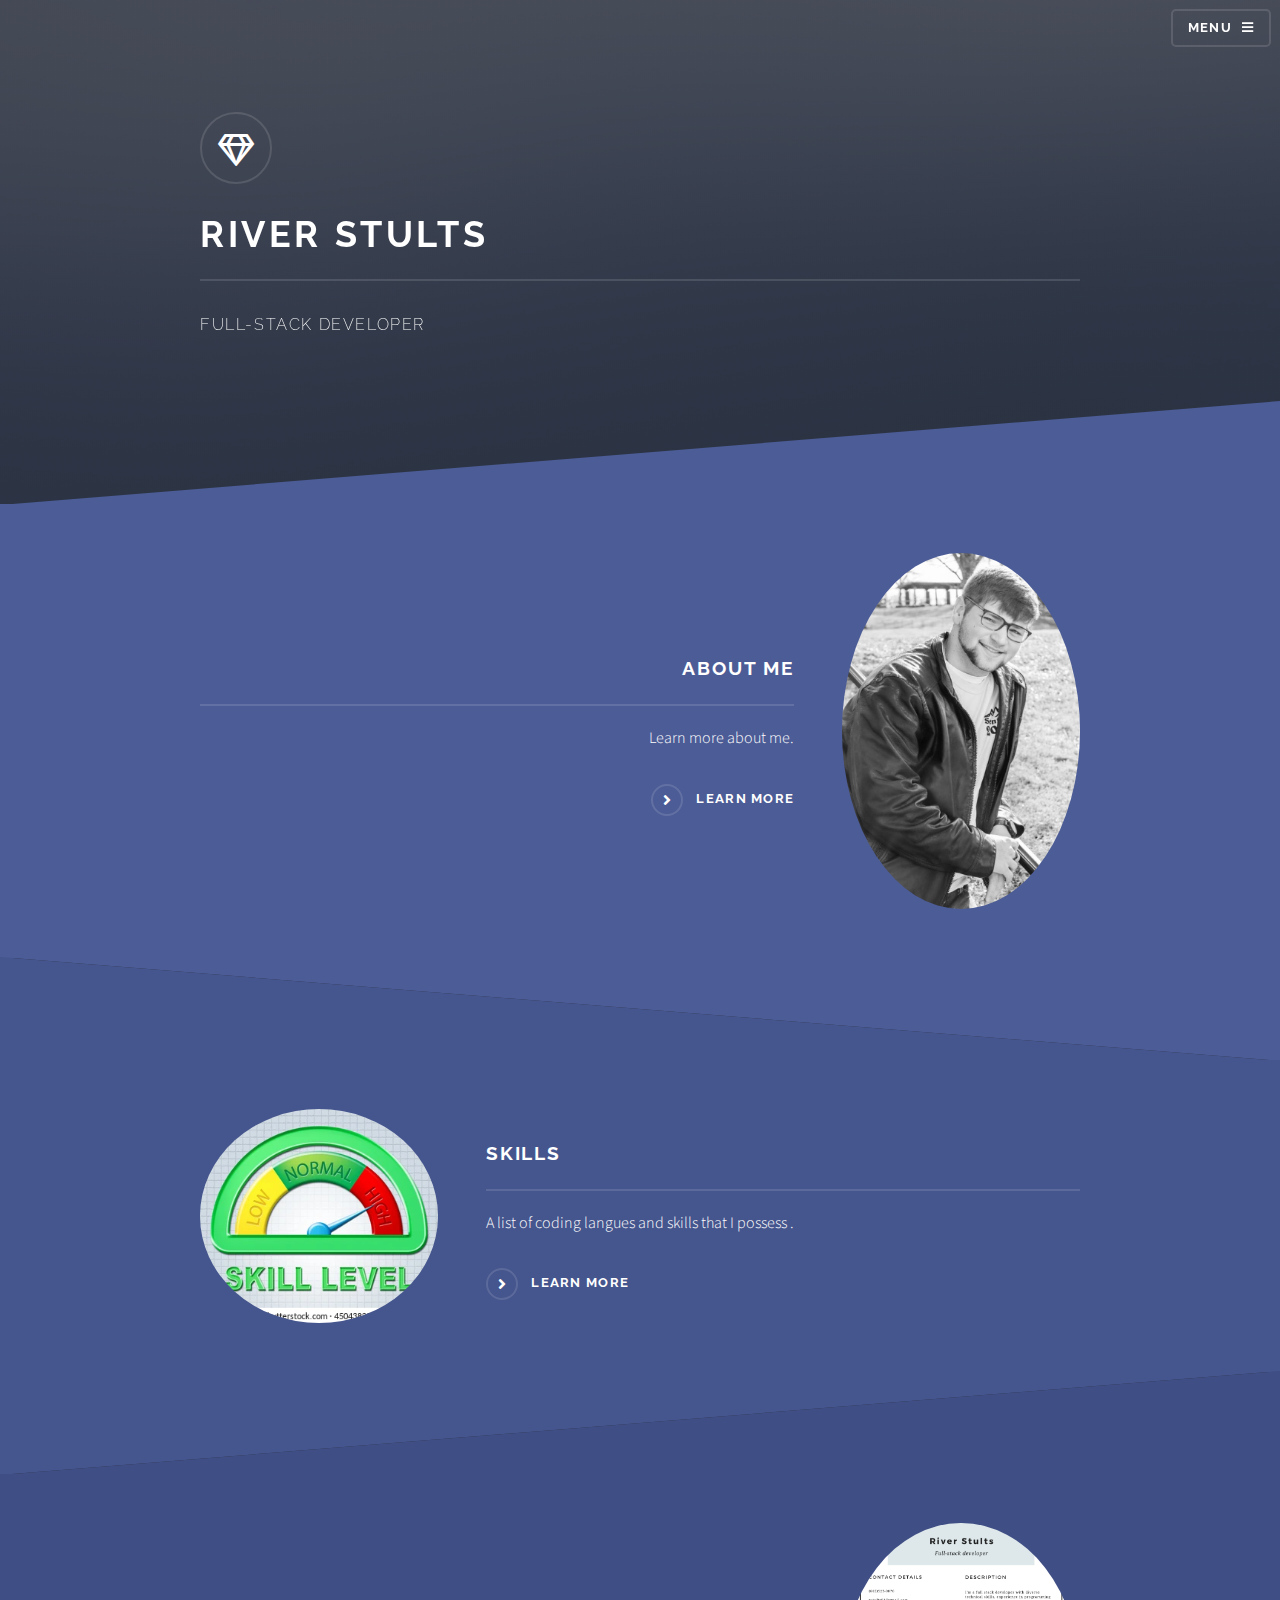
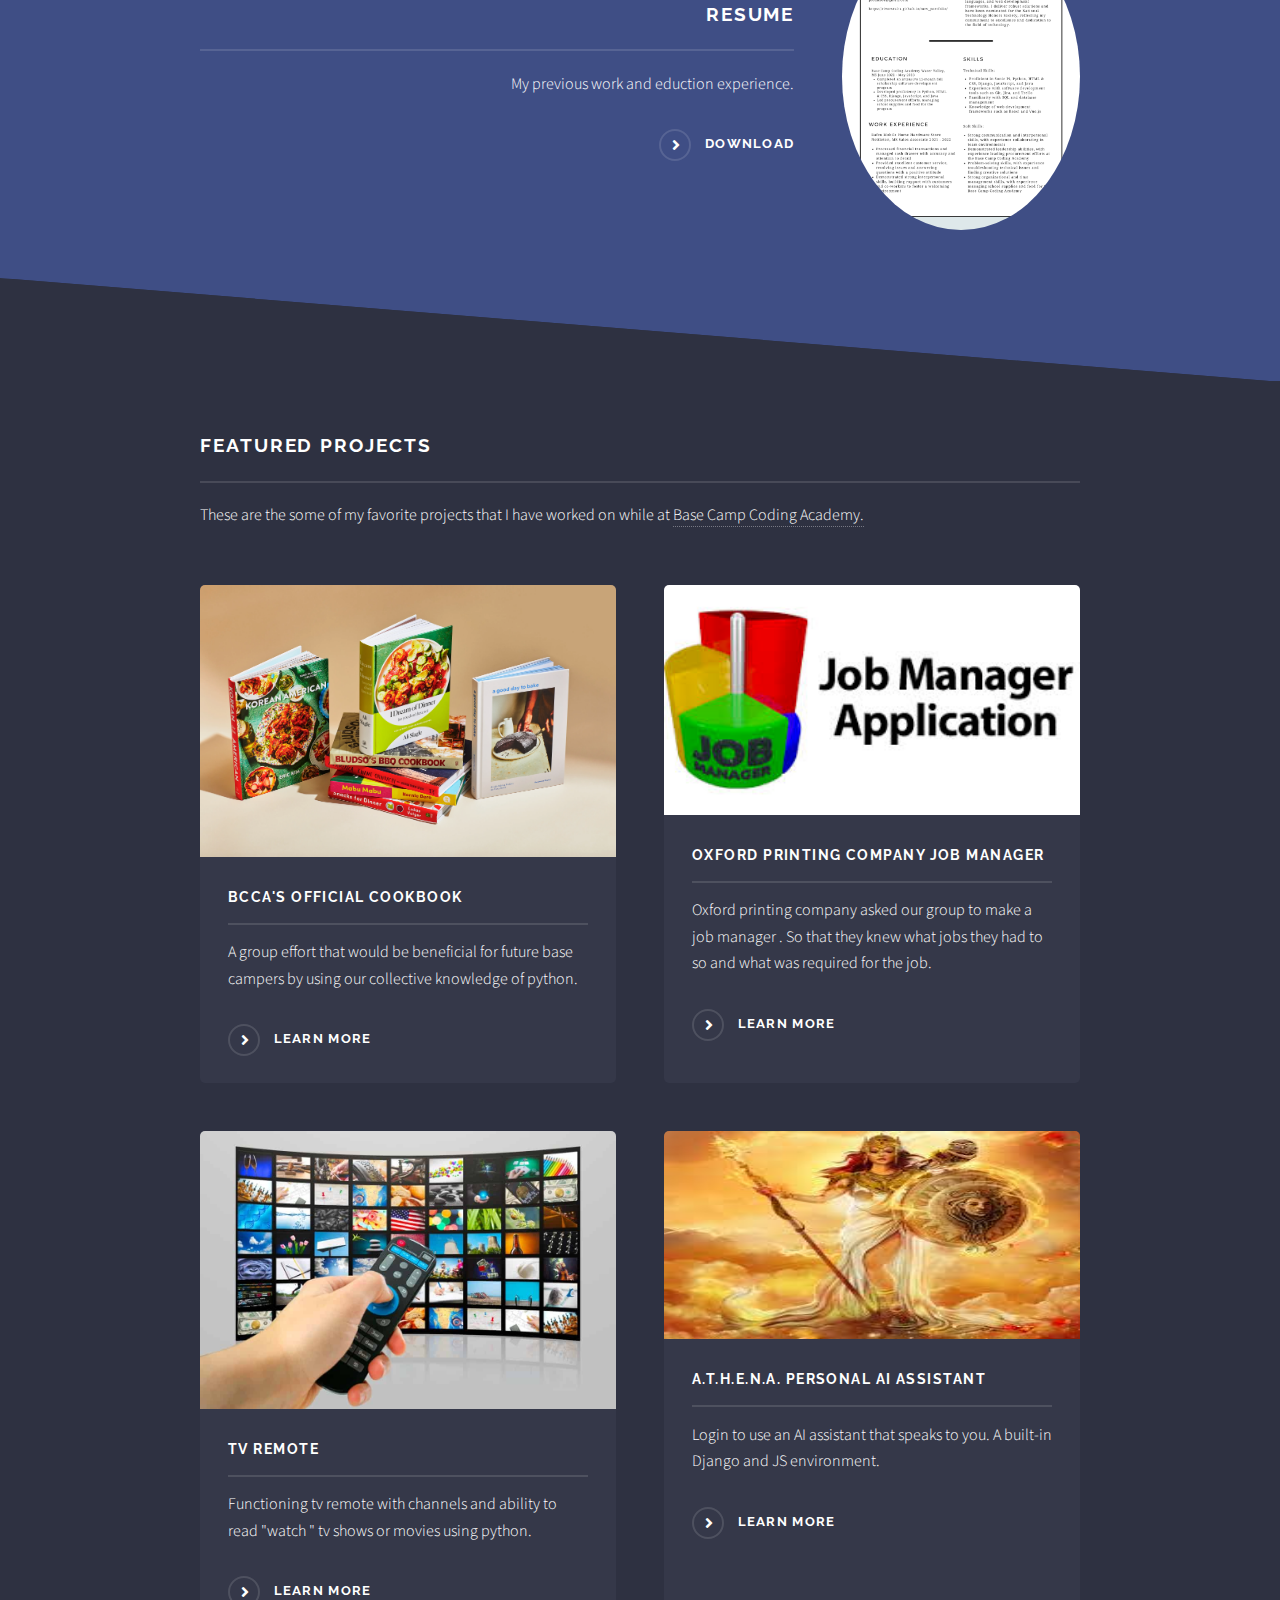
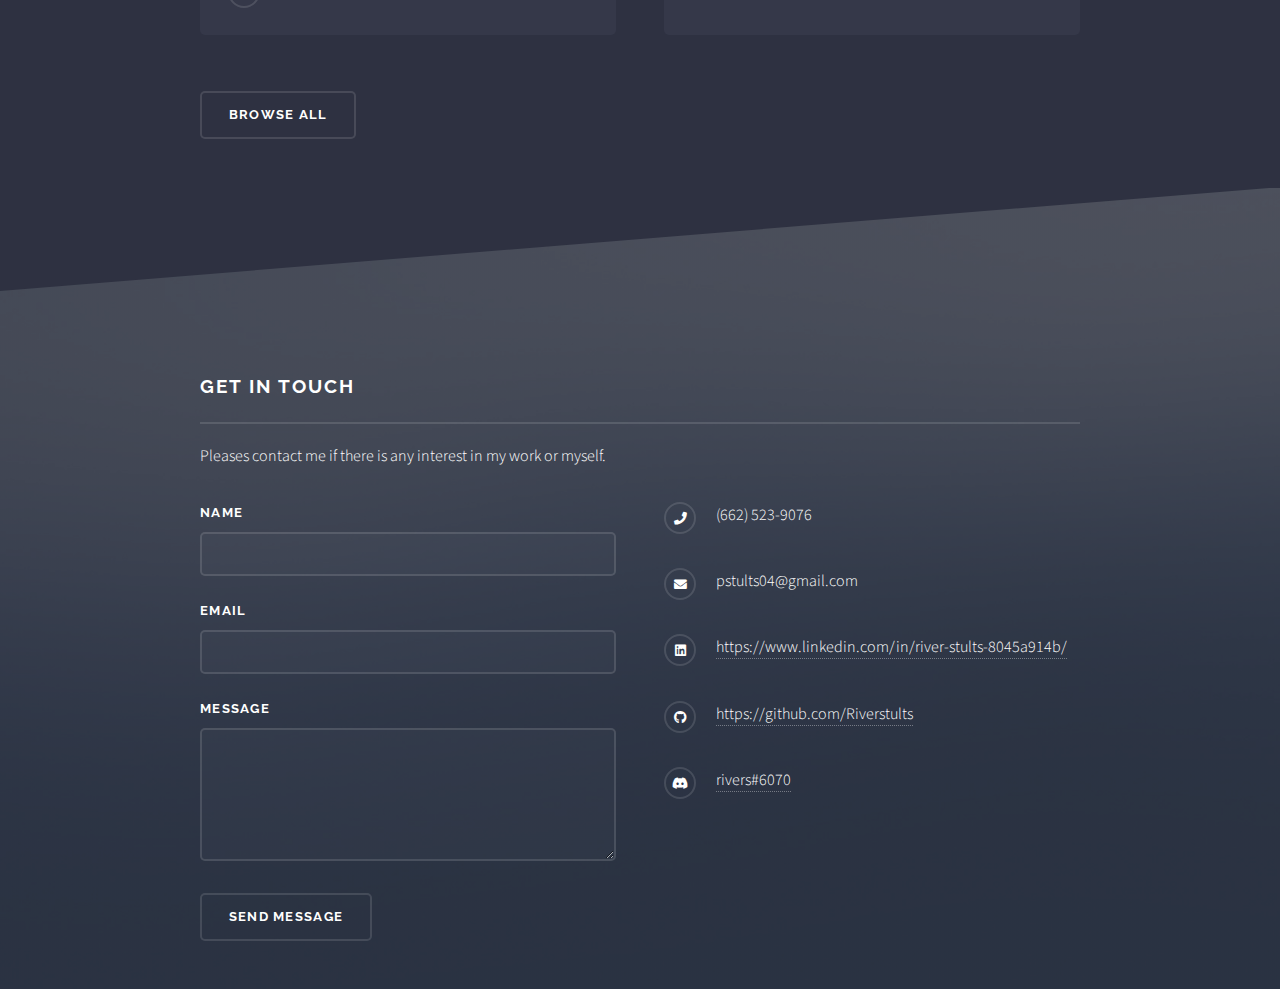
<file: index.html>
<!DOCTYPE HTML>

<html>
	<head>
		<title>River</title>
		<meta charset="utf-8" />
		<meta name="viewport" content="width=device-width, initial-scale=1, user-scalable=no" />
		<link rel="stylesheet" href="assets/css/main.css" />
		
		<noscript><link rel="stylesheet" href="assets/css/noscript.css" /></noscript>
	</head>
	<body class="is-preload">

		<!-- Page Wrapper -->
			<div id="page-wrapper">

				<!-- Header -->
					<header id="header" class="alt">
						<h1><a href="index.html">River Stults</a></h1>
						<nav>
							<a href="#menu">Menu</a>
						</nav>
					</header>

				<!-- Menu -->
					<nav id="menu">
						<div class="inner">
							<h2>Menu</h2>
							<ul class="links">
								<li><a href="index.html">Home</a></li>
								<li><a href="generic.html">Skills</a></li>
								<li><a href="elements.html">About Me</a></li>
                                <li><a href="blender.html">Blender projects</a></li>
                                <li><a href="projects.html">Coding Projects</a></li>
							</ul>
							<a href="#" class="close">Close</a>
						</div>
					</nav>

				<!-- Banner -->
					<section id="banner">
						<div class="inner">
							<div class="logo"><span class="icon fa-gem"></span></div>
							<h2>River Stults</h2>
							<p>Full-Stack Developer </p>
						</div>
					</section>

				<!-- Wrapper -->
					<section id="wrapper">

						<!-- One -->
							<section id="one" class="wrapper spotlight style1">
								<div class="inner">
									<img class="image" src="images/me.jpeg" alt="" />
									<div class="content">
										<h2 class="major">About me</h2>
										<p>Learn more about me. </p>
										<a  href="elements.html" class="special">Learn more</a>
									</div>
								</div>
							</section>

						<!-- Two -->
							<section id="two" class="wrapper alt spotlight style2">
								<div class="inner">
									<img class="image" src="images/skill.webp" alt="" />
									<div class="content">
										<h2 class="major">Skills </h2> 
										<p>A list of coding langues and skills that I possess .  </p>
										<a  href="generic.html" class="special">Learn more</a>
									</div>
								</div>
							</section>

						<!-- Three -->
							<section id="three" class="wrapper spotlight style3">
								<div class="inner">
									<img class="image" src="images/resume.png" alt="" />
									<div class="content">
										<h2 class="major">Resume</h2>
										<p>My previous work and eduction experience. </p>
										<a href="images/resume.png" download="resumes" class="special">Download</a>
									</div>
								</div>
							</section>

						<!-- Four -->
							<section id="four" class="wrapper alt style1">
								<div class="inner">
									<h2 class="major"> Featured Projects </h2>
									<p>These are the some of my favorite projects that I have worked on while at <a target="_blank" href="https://basecampcodingacademy.org/">Base Camp Coding Academy. </a></p>
									<section class="features">
										<article>
											<img class="image" src="images/cookbook.webp" alt="" />
											<h3 class="major">BCCA's official cookbook</h3>
											<p>A group effort that would be beneficial for future base campers by using our collective knowledge of python.</p>
											<a target="_blank" href="https://github.com/Riverstults/unit-2-project" class="special">Learn more</a>
										</article>
										<article>
											<img class="image" src="images/job.png" alt="" />
											<h3 class="major">Oxford Printing company job manager</h3>
											<p>Oxford printing company asked our group to make a job manager . So that they knew what jobs they had to so and what was required for the job.</p>
											<a target="_blank" href="https://github.com/LukeMurchison/django_job_manager" class="special">Learn more</a>
										</article>
										<article>
											<img class="image" src="images/tv.jpg" alt="" />
											<h3 class="major">Tv remote</h3>
											<p>Functioning tv remote with channels and ability to read "watch " tv shows or movies using python.</p>
											<a target="_blank" href="https://replit.com/@1inTheMorning/3in1#main.py"  class="special">Learn more</a>
										</article>
										<article>
											<img  class="images" src="images/athena.jfif" alt="" />
											<h3 class="major">A.t.h.e.n.a. personal ai assistant  </h3>
											<p> Login to use an AI assistant that speaks to you. A built-in Django and JS environment.</p>
											<a target="_blank"  href="https://github.com/Riverstults/a.t.h.e.n.a." class="special">Learn more</a>
										</article>
									</section>
									<ul class="actions">
										<li><a href="projects.html" class="button">Browse All</a></li>
									</ul>
								</div>
							</section>

					</section>

				<!-- Footer -->
					<section id="footer">
						<div class="inner">
							<h2 class="major">Get in touch</h2>
							<p>Pleases contact me if there is any interest in my work or myself.</p>
							<form method="post" action="https://formsubmit.co/pstults04@gmail.com">
								<div class="fields">
									<div class="field">
										<label for="name">Name</label>
										<input type="text" name="name" id="name" />
									</div>
									<div class="field">
										<label for="email">Email</label>
										<input type="email" name="email" id="email" />
									</div>
									<div class="field">
										<label for="message">Message</label>
										<textarea name="message" id="message" rows="4"></textarea>
									</div>
								</div>
								<ul class="actions">
									<li><input type="submit" value="Send Message" /></li>
								</ul>
							</form>
							<ul class="contact">
								<li class="icon solid fa-phone">(662) 523-9076</li>
								<li class="icon solid fa-envelope">pstults04@gmail.com</li>
								<li class="icon brands fa-linkedin"><a target="_blank" href="https://www.linkedin.com/in/river-stults-8045a914b/">https://www.linkedin.com/in/river-stults-8045a914b/</a></li>
								<li class="icon brands fa-github"><a target="_blank" href="https://github.com/Riverstults">https://github.com/Riverstults</a></li>
								<li class="icon brands fa-discord"><a target="_blank" href="https://discord.com/">rivers#6070</a></li>
							</ul>
						</div>
					</section>

			</div>

		<!-- Scripts -->
			<script src="assets/js/jquery.min.js"></script>
			<script src="assets/js/jquery.scrollex.min.js"></script>
			<script src="assets/js/browser.min.js"></script>
			<script src="assets/js/breakpoints.min.js"></script>
			<script src="assets/js/util.js"></script>
			<script src="assets/js/main.js"></script>

	</body>
</html>
</file>
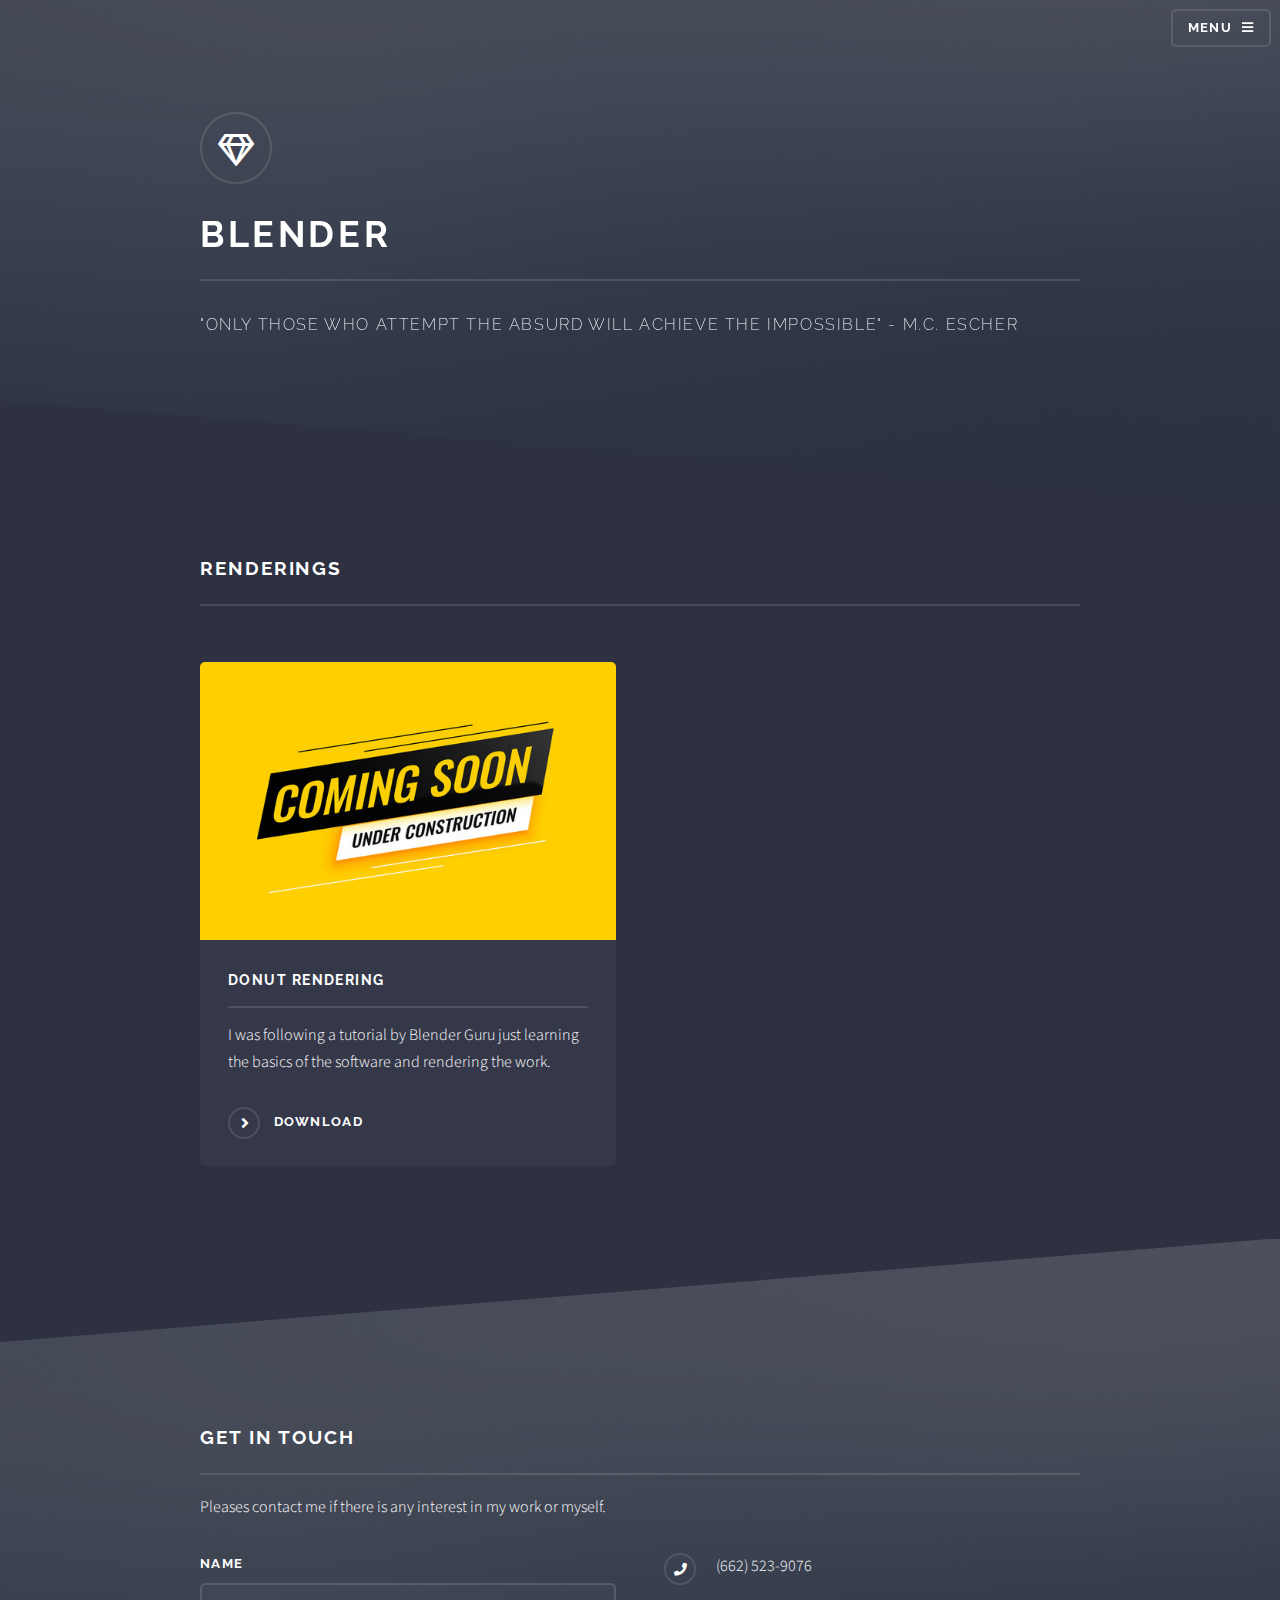
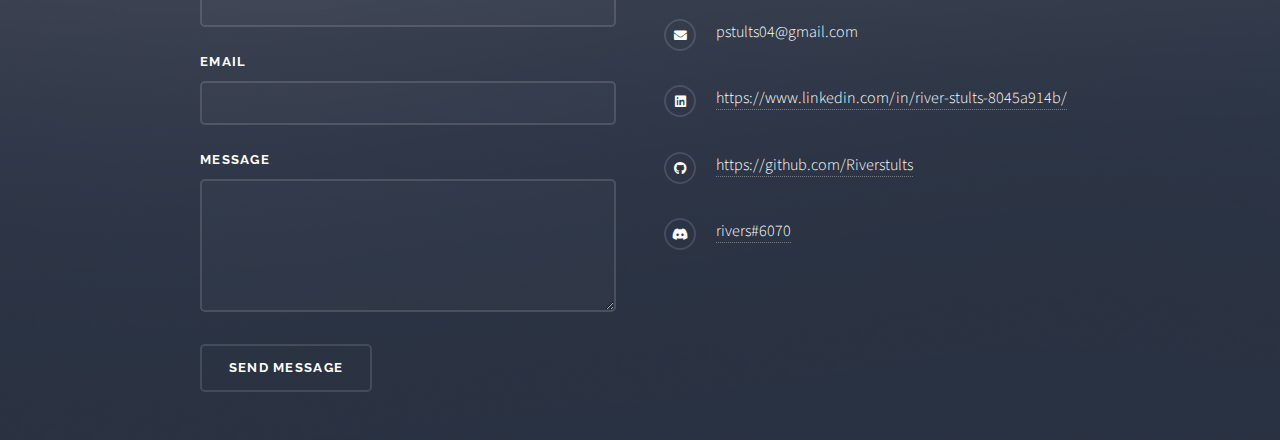
<file: blender.html>
<!DOCTYPE HTML>

<html>
	<head>
		<title>Blender</title>
		<meta charset="utf-8" />
		<meta name="viewport" content="width=device-width, initial-scale=1, user-scalable=no" />
		<link rel="stylesheet" href="assets/css/main.css" />
		
		<noscript><link rel="stylesheet" href="assets/css/noscript.css" /></noscript>
	</head>
	<body class="is-preload">

		<!-- Page Wrapper -->
			<div id="page-wrapper">

				<!-- Header -->
					<header id="header" class="alt">
						<h1><a href="index.html">River Stults</a></h1>
						<nav>
							<a href="#menu">Menu</a>
						</nav>
					</header>

				<!-- Menu -->
					<nav id="menu">
						<div class="inner">
							<h2>Menu</h2>
							<ul class="links">
								<li><a href="index.html">Home</a></li>
								<li><a href="generic.html">Skills</a></li>
								<li><a href="elements.html">About Me</a></li>
                                <li><a href="blender.html">Blender projects</a></li>
                                <li><a href="projects.html">Coding Projects</a></li>
							</ul>
							<a href="#" class="close">Close</a>
						</div>
					</nav>

				<!-- Banner -->
					<section id="banner">
						<div class="inner">
							<div class="logo"><span class="icon fa-gem"></span></div>
							<h2>Blender</h2>
							<p>"Only those who attempt the absurd will achieve the impossible" - M.C. Escher </p>
						</div>
					</section>
                    <section id="four" class="wrapper alt style1">
                        <div class="inner">
                            <h2 class="major">renderings</h2>
                            <p></p>
                            <section class="features">
                                <article>
                                    <img class="image" src="images/under construction.jpg" alt="" />
                                    <h3 class="major">Donut rendering </h3>
                                    <p>I was following a tutorial by Blender Guru just learning the basics of the software and rendering the work.</p>
                                    <a target="_blank" href="" class="special">Download</a>
                                </article>
                                <!-- <article>
                                    <img class="image" src="images/job.png" alt="" />
                                    <h3 class="major">Oxford Printing company job manager</h3>
                                    <p>Oxford printing company asked our group to make a job manager . So that they knew what jobs they had to so and what was required for the job.</p>
                                    <a target="_blank" href="https://github.com/LukeMurchison/django_job_manager" class="special">Learn more</a>
                                </article>
                                <article>
                                    <img class="image" src="images/tv.jpg" alt="" />
                                    <h3 class="major">Tv remote</h3>
                                    <p>Functioning tv remote with channels and ability to read "watch " tv shows or movies using python.</p>
                                    <a target="_blank" href="https://replit.com/@1inTheMorning/3in1#main.py"  class="special">Learn more</a>
                                </article>
                                <article>
                                    <img  class="images" src="images/athena.jfif" alt="" />
                                    <h3 class="major">A.t.h.e.n.a. personal ai assistant  </h3>
                                    <p> Login to use an AI assistant that speaks to you. A built-in Django and JS environment.</p>
                                    <a target="_blank"  href="https://github.com/Riverstults/a.t.h.e.n.a." class="special">Learn more</a>
                                </article>-->
                            </section> 
                            <!-- <ul class="actions">
                                <li><a target="_blank" href="https://github.com/Riverstults?tab=repositories" class="button">Browse All</a></li>
                            </ul>  -->
                        </div>
                    </section>
                    <section id="footer">
						<div class="inner">
							<h2 class="major">Get in touch</h2>
							<p>Pleases contact me if there is any interest in my work or myself.</p>
							<form method="post" action="https://formsubmit.co/pstults04@gmail.com">
								<div class="fields">
									<div class="field">
										<label for="name">Name</label>
										<input type="text" name="name" id="name" />
									</div>
									<div class="field">
										<label for="email">Email</label>
										<input type="email" name="email" id="email" />
									</div>
									<div class="field">
										<label for="message">Message</label>
										<textarea name="message" id="message" rows="4"></textarea>
									</div>
								</div>
								<ul class="actions">
									<li><input type="submit" value="Send Message" /></li>
								</ul>
							</form>
							<ul class="contact">
								<li class="icon solid fa-phone">(662) 523-9076</li>
								<li class="icon solid fa-envelope">pstults04@gmail.com</li>
								<li class="icon brands fa-linkedin"><a target="_blank" href="https://www.linkedin.com/in/river-stults-8045a914b/">https://www.linkedin.com/in/river-stults-8045a914b/</a></li>
								<li class="icon brands fa-github"><a target="_blank" href="https://github.com/Riverstults">https://github.com/Riverstults</a></li>
								<li class="icon brands fa-discord"><a target="_blank" href="https://discord.com/">rivers#6070</a></li>
							</ul>
							
							
						</div>
					</section>

			</div>

		<!-- Scripts -->
			<script src="assets/js/jquery.min.js"></script>
			<script src="assets/js/jquery.scrollex.min.js"></script>
			<script src="assets/js/browser.min.js"></script>
			<script src="assets/js/breakpoints.min.js"></script>
			<script src="assets/js/util.js"></script>
			<script src="assets/js/main.js"></script>

	</body>
</html>
</file>
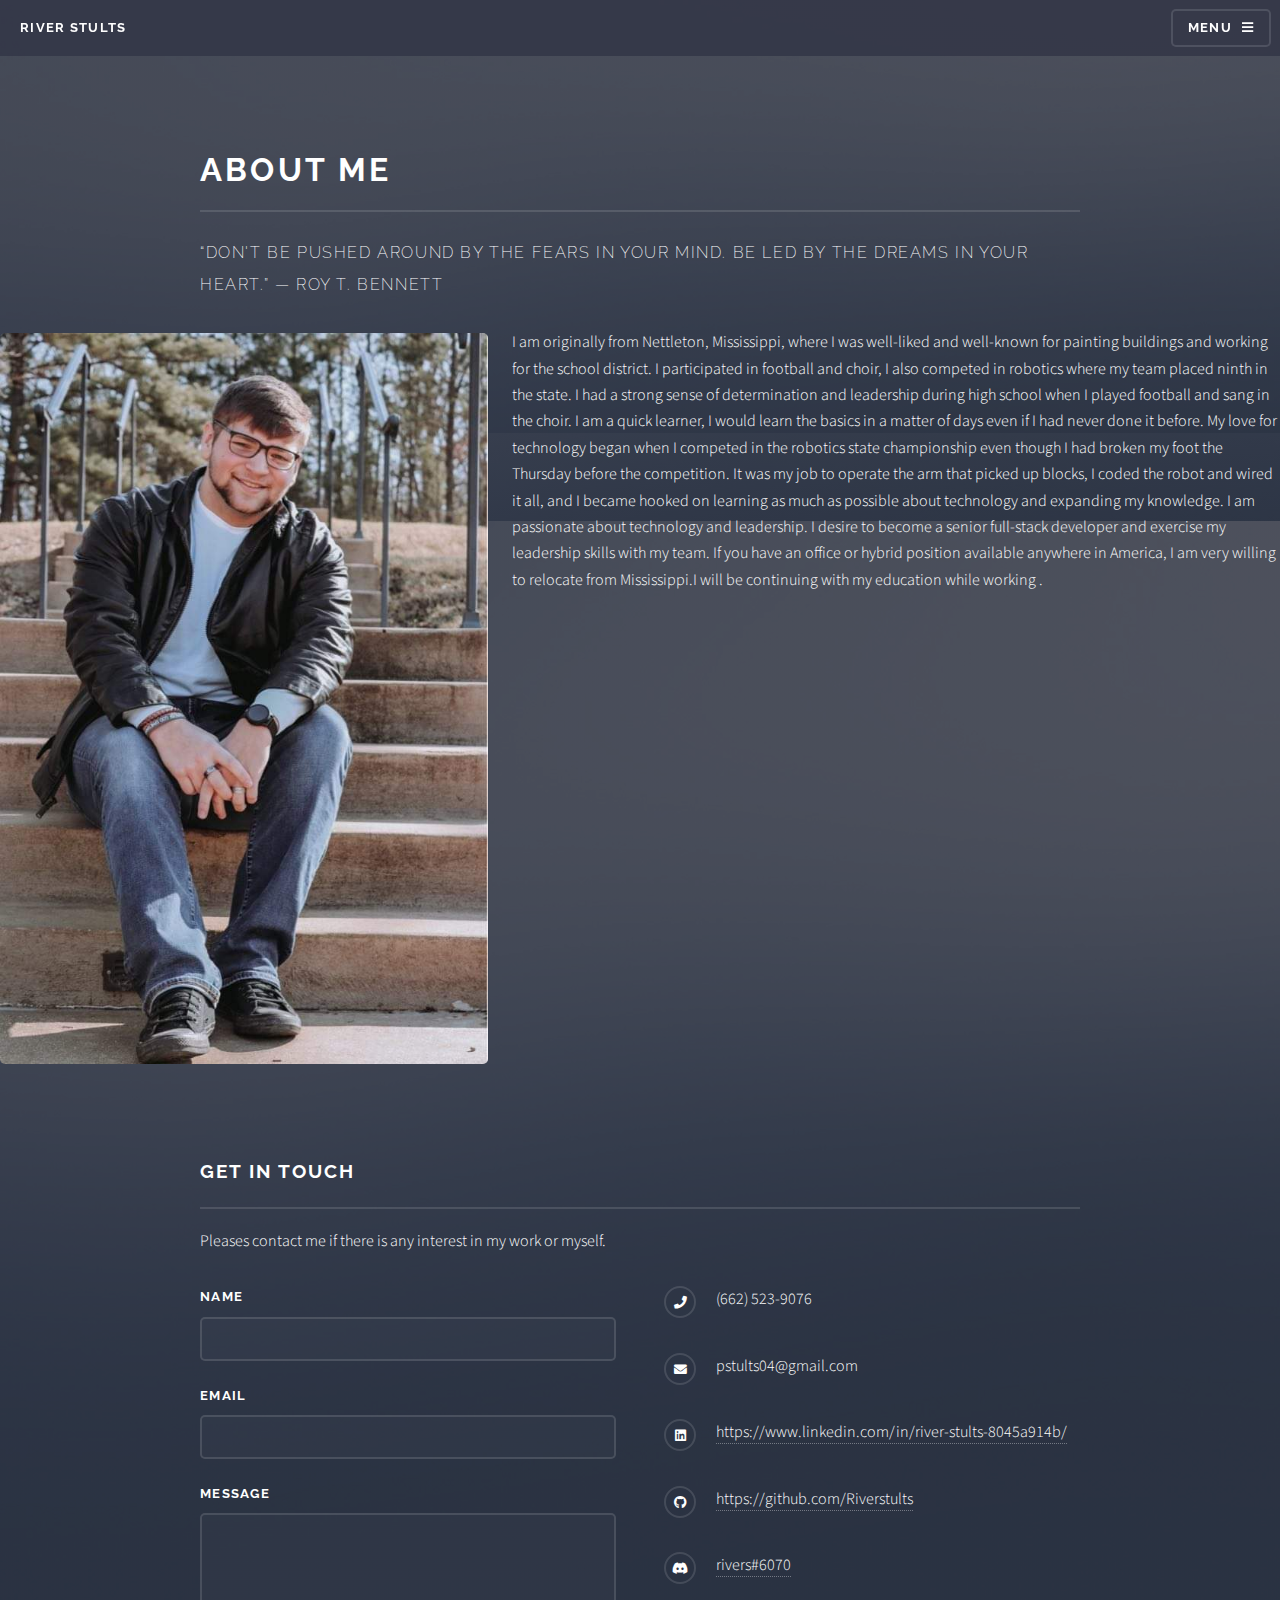
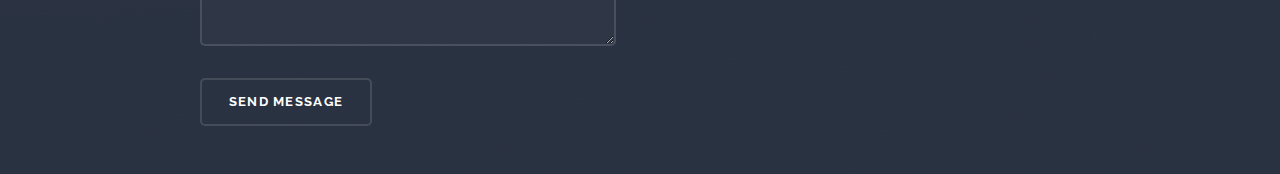
<file: elements.html>
<!DOCTYPE HTML>

<html>
	<head>
		<title>River Stults</title>
		<meta charset="utf-8" />
		<meta name="viewport" content="width=device-width, initial-scale=1, user-scalable=no" />
		<link rel="stylesheet" href="assets/css/main.css" />
		<noscript><link rel="stylesheet" href="assets/css/noscript.css" /></noscript>
	</head>
	<body class="is-preload">

		<!-- Page Wrapper -->
			<div id="page-wrapper">

				<!-- Header -->
					<header id="header">
						<h1><a href="index.html">River Stults</a></h1>
						<nav>
							<a href="#menu">Menu</a>
						</nav>
					</header>

				<!-- Menu -->
					<nav id="menu">
						<div class="inner">
							<h2>Menu</h2>
							<ul class="links">
								<li><a href="index.html">Home</a></li>
								<li><a href="generic.html">Skills</a></li>
								<li><a href="elements.html">About Me</a></li>
                                <li><a href="blender.html">Blender projects</a></li>
                                <li><a href="projects.html">Coding Projects</a></li>
							</ul>
							<a href="#" class="close">Close</a>
						</div>
					</nav>

				<!-- Wrapper -->
					<section id="wrapper">
						<header>
							<div class="inner">
								<h2>About me </h2>
								<p>“Don't be pushed around by the fears in your mind. Be led by the dreams in your heart.”
									― Roy T. Bennett</p>
							</div>
						</header>

					
										
										<p><span class="image left"><img src="images/like.jpeg" alt="" /></span>I am originally from Nettleton, Mississippi, where I was well-liked and well-known for painting buildings and working for the school district. I participated in football and choir, I also competed in robotics where my team placed ninth in the state. I had a strong sense of determination and leadership during high school when I played football and sang in the choir. I am a quick learner, I would learn the basics in a matter of days even if I had never done it before. My love for technology began when I competed in the robotics state championship even though I had broken my foot the Thursday before the competition. It was my job to operate the arm that picked up blocks, I coded the robot and wired it all, and I became hooked on learning as much as possible about technology and expanding my knowledge. I am passionate about technology and leadership. I desire to become a senior full-stack developer and exercise my leadership skills with my team. If you have an office or hybrid position available anywhere in America, I am very willing to relocate from Mississippi.I will  be continuing with my education while working . </p>
										<!-- <p><span class="image right"><img src="images/no.jpeg" alt="" /></span></p> -->
									</section>

								</div>
					

				<!-- Footer -->
					<section id="footer">
						<div class="inner">
							<h2 class="major">Get in touch</h2>
							<p>Pleases contact me if there is any interest in my work or myself.</p>
							<form method="post" action="https://formsubmit.co/pstults04@gmail.com">
								<div class="fields">
									<div class="field">
										<label for="name">Name</label>
										<input type="text" name="name" id="name" />
									</div>
									<div class="field">
										<label for="email">Email</label>
										<input type="email" name="email" id="email" />
									</div>
									<div class="field">
										<label for="message">Message</label>
										<textarea name="message" id="message" rows="4"></textarea>
									</div>
								</div>
								<ul class="actions">
									<li><input type="submit" value="Send Message" /></li>
								</ul>
							</form>
							<ul class="contact">
								<li class="icon solid fa-phone">(662) 523-9076</li>
								<li class="icon solid fa-envelope">pstults04@gmail.com</li>
								<li class="icon brands fa-linkedin"><a target="_blank" href="https://www.linkedin.com/in/river-stults-8045a914b/">https://www.linkedin.com/in/river-stults-8045a914b/</a></li>
								<li class="icon brands fa-github"><a target="_blank" href="https://github.com/Riverstults">https://github.com/Riverstults</a></li>
								<li class="icon brands fa-discord"><a target="_blank" href="https://discord.com/">rivers#6070</a></li>
							</ul>
							
							
						</div>
					</section>

			

		<!-- Scripts -->
			<script src="assets/js/jquery.min.js"></script>
			<script src="assets/js/jquery.scrollex.min.js"></script>
			<script src="assets/js/browser.min.js"></script>
			<script src="assets/js/breakpoints.min.js"></script>
			<script src="assets/js/util.js"></script>
			<script src="assets/js/main.js"></script>

	</body>
</html>
</file>
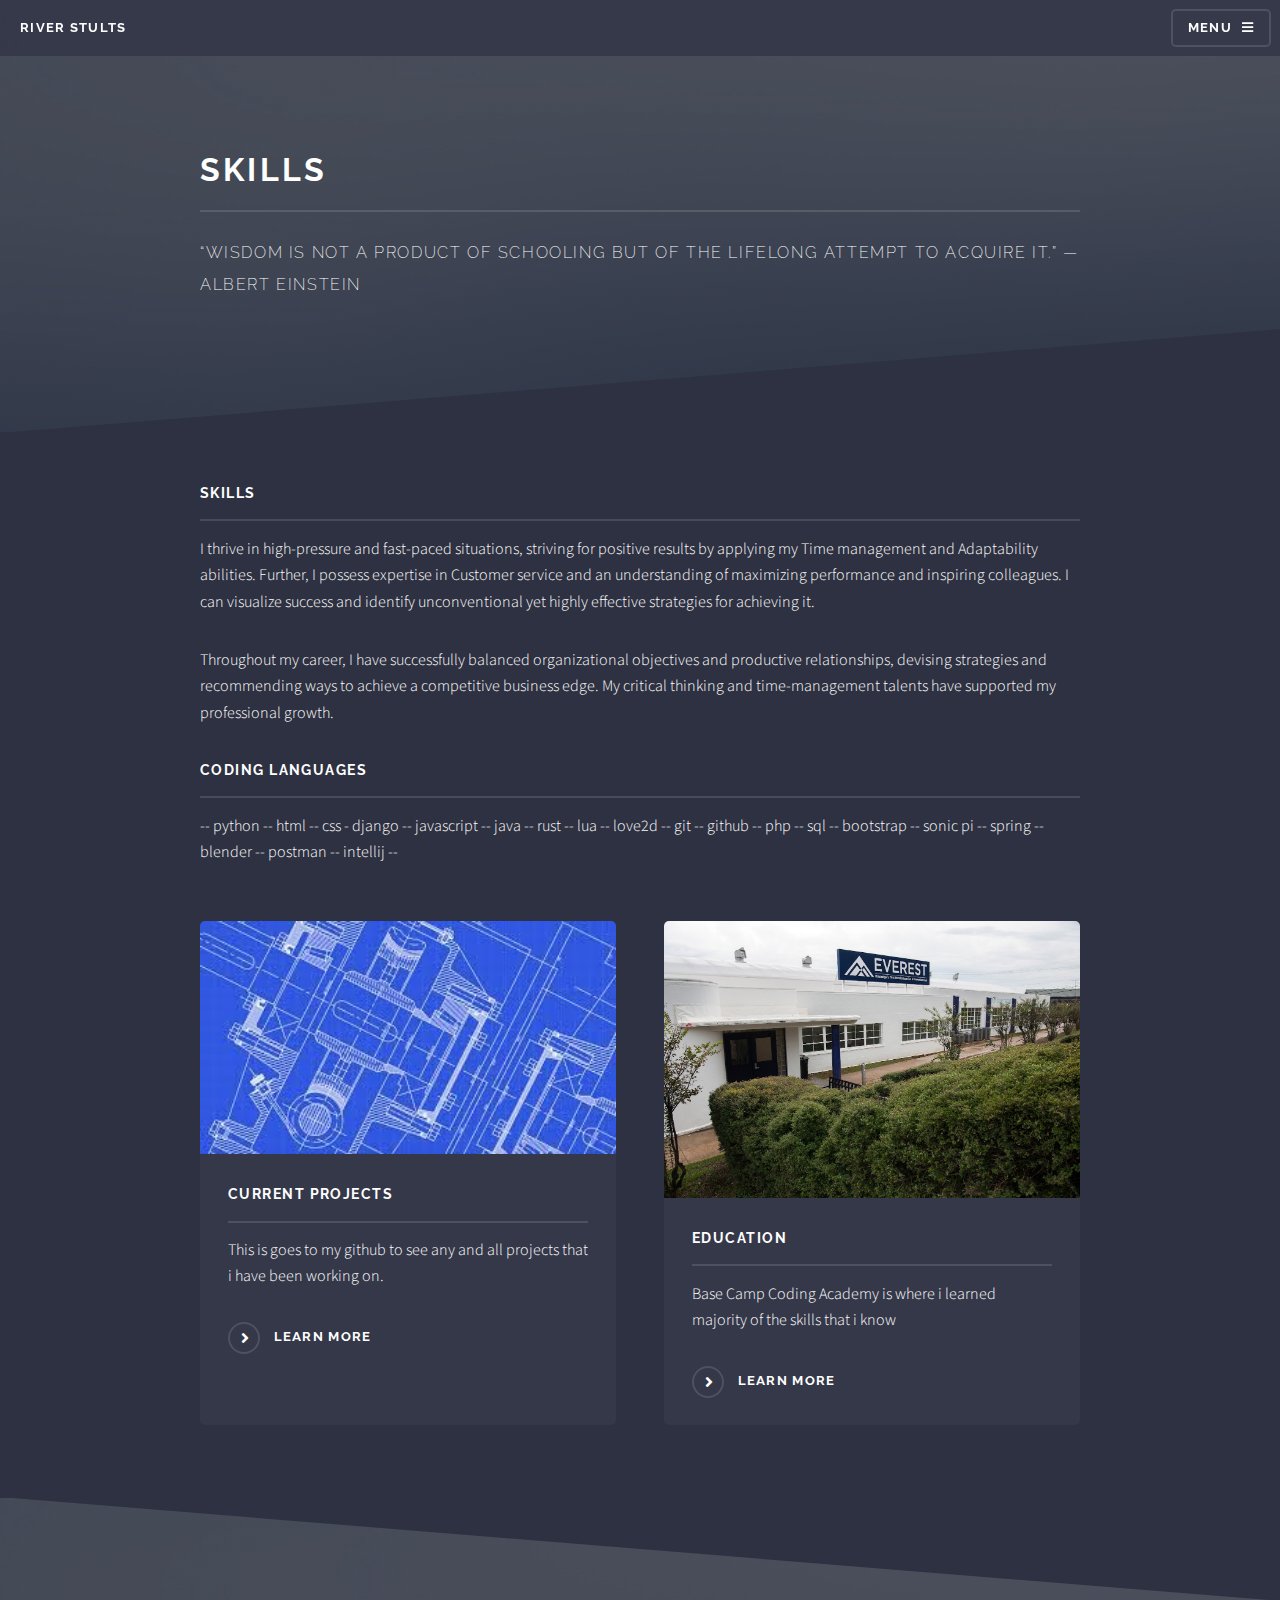
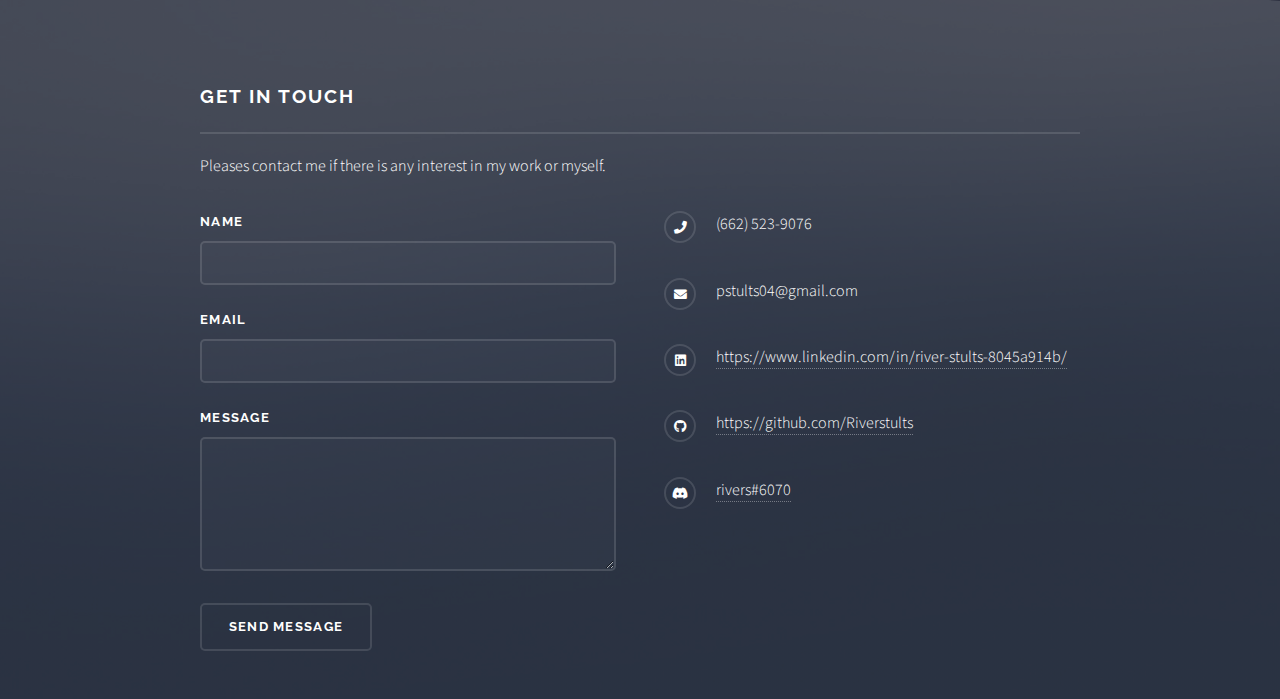
<file: generic.html>
<!DOCTYPE HTML>
<html>
	<head>
		<title>River</title>
		<meta charset="utf-8" />
		<meta name="viewport" content="width=device-width, initial-scale=1, user-scalable=no" />
		<link rel="stylesheet" href="assets/css/main.css" />
		<noscript><link rel="stylesheet" href="assets/css/noscript.css" /></noscript>
	</head>
	<body class="is-preload">

		<!-- Page Wrapper -->
			<div id="page-wrapper">

				<!-- Header -->
					<header id="header">
						<h1><a href="index.html">River Stults</a></h1>
						<nav>
							<a href="#menu">Menu</a>
						</nav>
					</header>

				<!-- Menu -->
					<nav id="menu">
						<div class="inner">
							<h2>Menu</h2>
							<ul class="links">
								<li><a href="index.html">Home</a></li>
								<li><a href="generic.html">Skills</a></li>
								<li><a href="elements.html">About Me</a></li>
                                <li><a href="blender.html">Blender projects</a></li>
                                <li><a href="projects.html">Coding Projects</a></li>
							</ul>
							<a href="#" class="close">Close</a>
						</div>
					</nav>

				<!-- Wrapper -->
					<section id="wrapper">
						<header>
							<div class="inner">
								<h2>Skills</h2>
								<p>“Wisdom is not a product of schooling but of the lifelong attempt to acquire it.”
									― Albert Einstein </p>
							</div>
						</header>

						<!-- Content -->
							<div class="wrapper">
								<div class="inner">

									<h3 class="major">Skills</h3>
									<p>I thrive in high-pressure and fast-paced situations, striving for positive results by applying my Time management and Adaptability abilities. Further, I possess expertise in Customer service and an understanding of maximizing performance and inspiring colleagues. I can visualize success and identify unconventional yet highly effective strategies for achieving it.</p>

									<p>Throughout my career, I have successfully balanced organizational objectives and productive relationships,  devising strategies and recommending ways to achieve a competitive business edge. My critical thinking and time-management talents have supported my professional growth.</p>
									<h3 class="major">Coding languages</h3>
									<p>-- python -- html -- css - django -- javascript -- java -- rust -- lua -- love2d -- git -- github -- php -- sql -- bootstrap -- sonic pi -- spring -- blender -- postman -- intellij --</p>

									<section class="features">
										<article>
											<img class="image" src="images/bluey.jpg" alt="" />
											<h3 class="major">Current Projects</h3>
											<p>This is goes to my github to see any and all projects that i have been working on. </p>
											<a href="https://github.com/Riverstults" class="special">Learn more</a>
										</article>
										<article>
										<img class="image" src="images/Everest.jpg" alt="" />
											<h3 class="major">education</h3>
											<p>Base Camp Coding Academy is where i learned majority of the skills that i know  </p>
											<a href="https://basecampcodingacademy.org/" class="special">Learn more</a>
										</article>
									</section>

								</div>
							</div>

					</section>

				<!-- Footer -->
					<section id="footer">
						<div class="inner">
							<h2 class="major">Get in touch</h2>
							<p>Pleases contact me if there is any interest in my work or myself.</p>
							<form method="post" action="https://formsubmit.co/pstults04@gmail.com">
								<div class="fields">
									<div class="field">
										<label for="name">Name</label>
										<input type="text" name="name" id="name" />
									</div>
									<div class="field">
										<label for="email">Email</label>
										<input type="email" name="email" id="email" />
									</div>
									<div class="field">
										<label for="message">Message</label>
										<textarea name="message" id="message" rows="4"></textarea>
									</div>
								</div>
								<ul class="actions">
									<li><input type="submit" value="Send Message" /></li>
								</ul>
							</form>
							<ul class="contact">
								<li class="icon solid fa-phone">(662) 523-9076</li>
								<li class="icon solid fa-envelope">pstults04@gmail.com</li>
								<li class="icon brands fa-linkedin"><a target="_blank" href="https://www.linkedin.com/in/river-stults-8045a914b/">https://www.linkedin.com/in/river-stults-8045a914b/</a></li>
								<li class="icon brands fa-github"><a target="_blank" href="https://github.com/Riverstults">https://github.com/Riverstults</a></li>
								<li class="icon brands fa-discord"><a target="_blank" href="https://discord.com/">rivers#6070</a></li>
							</ul>
						</div>
					</section>

			</div>

		<!-- Scripts -->
			<script src="assets/js/jquery.min.js"></script>
			<script src="assets/js/jquery.scrollex.min.js"></script>
			<script src="assets/js/browser.min.js"></script>
			<script src="assets/js/breakpoints.min.js"></script>
			<script src="assets/js/util.js"></script>
			<script src="assets/js/main.js"></script>

	</body>
</html>
</file>
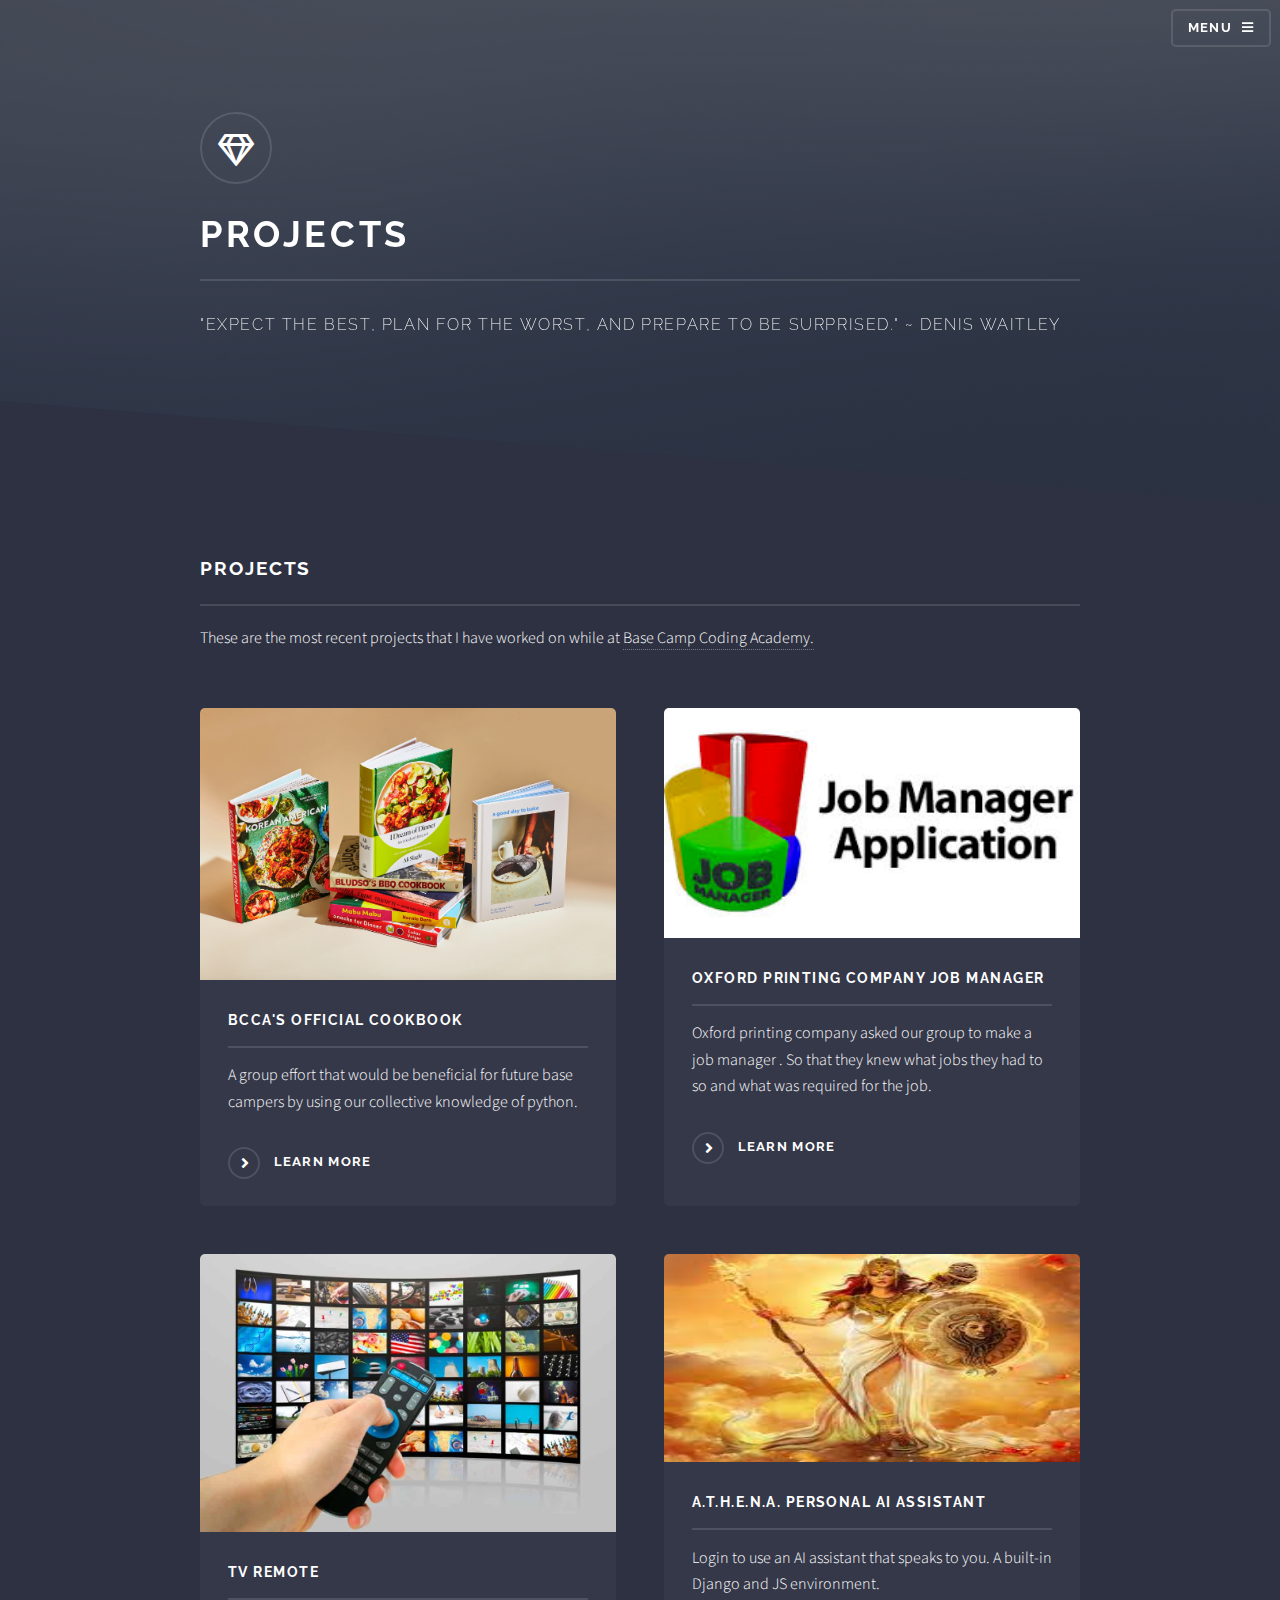
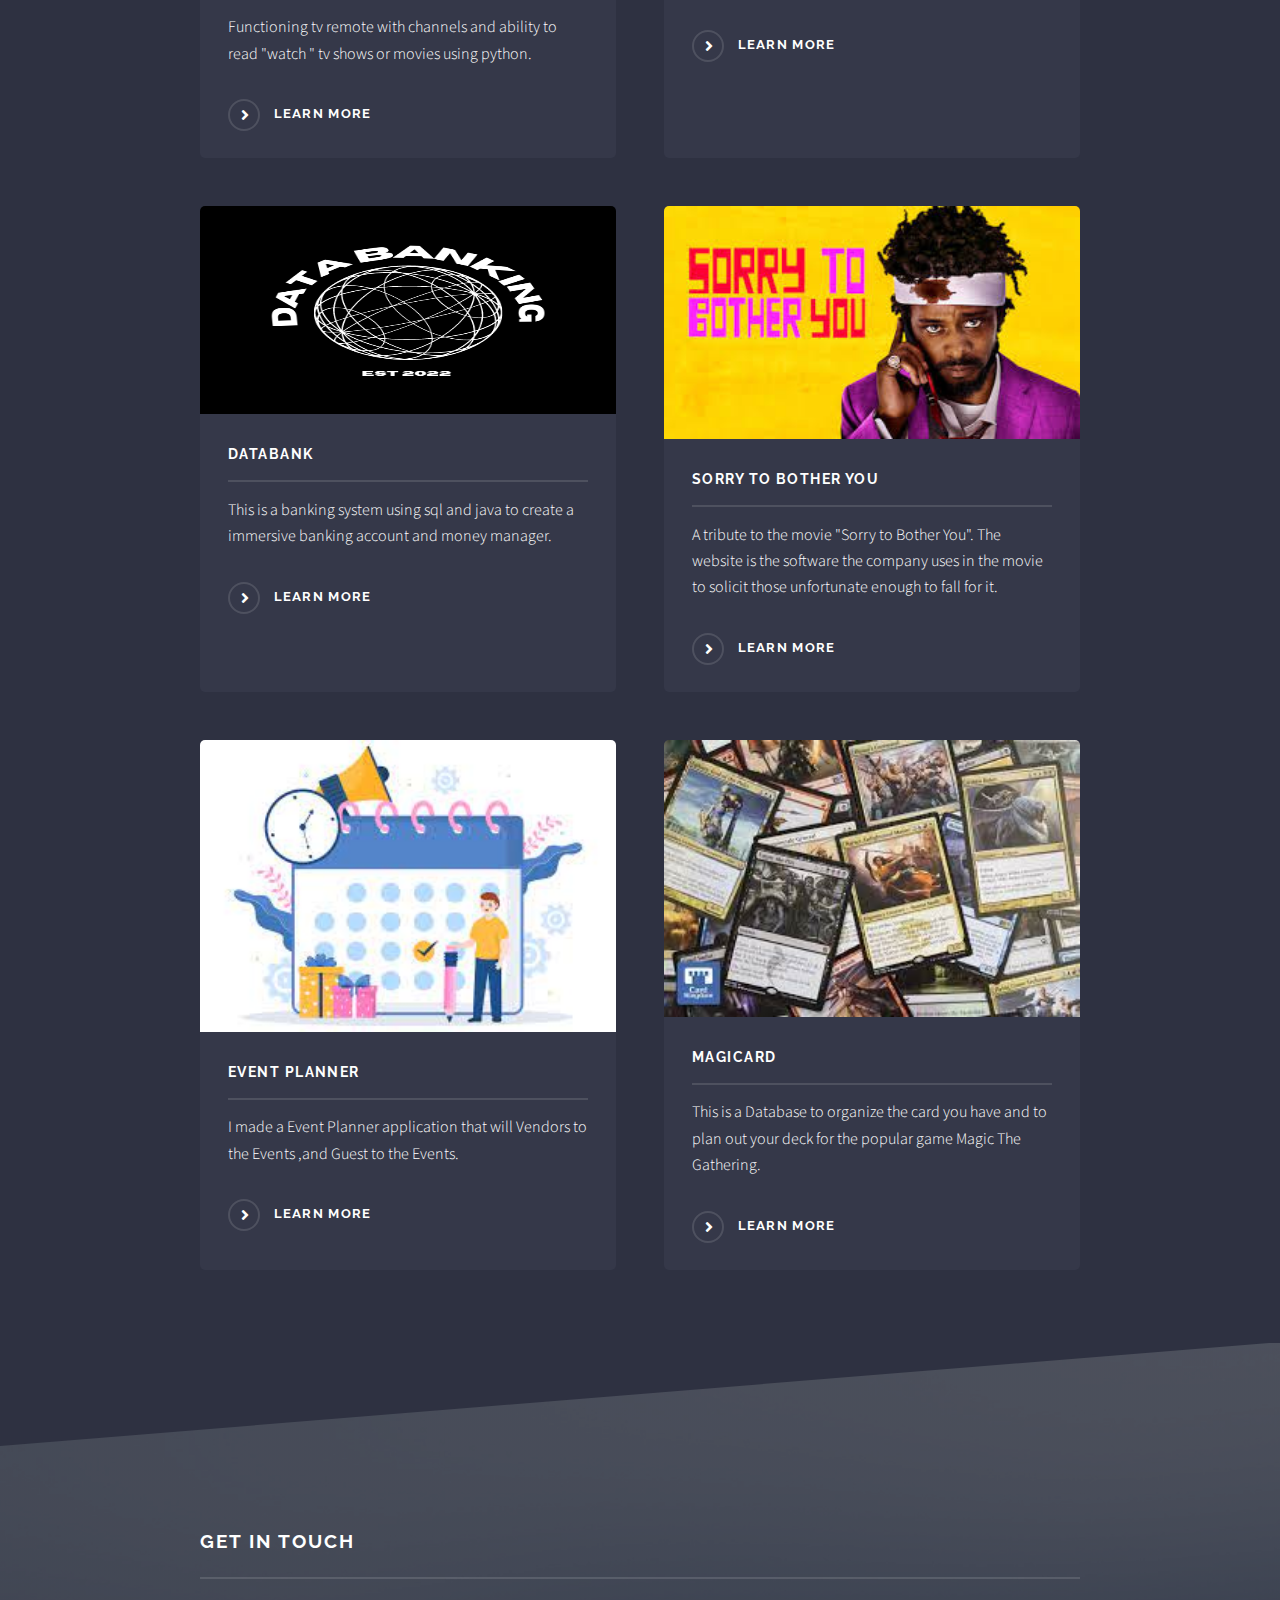
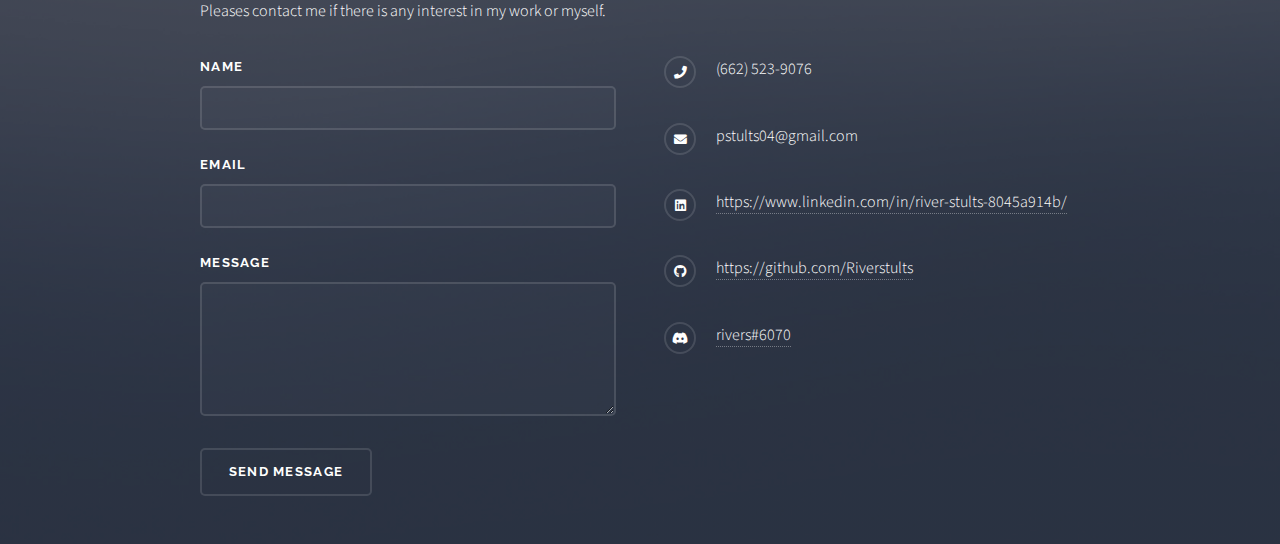
<file: projects.html>
<!DOCTYPE HTML>

<html>
	<head>
		<title>River</title>
		<meta charset="utf-8" />
		<meta name="viewport" content="width=device-width, initial-scale=1, user-scalable=no" />
		<link rel="stylesheet" href="assets/css/main.css" />
		
		<noscript><link rel="stylesheet" href="assets/css/noscript.css" /></noscript>
	</head>
	<body class="is-preload">

		<!-- Page Wrapper -->
			<div id="page-wrapper">

				<!-- Header -->
					<header id="header" class="alt">
						<h1><a href="index.html">River Stults</a></h1>
						<nav>
							<a href="#menu">Menu</a>
						</nav>
					</header>

				<!-- Menu -->
					<nav id="menu">
						<div class="inner">
							<h2>Menu</h2>
							<ul class="links">
								<li><a href="index.html">Home</a></li>
								<li><a href="generic.html">Skills</a></li>
								<li><a href="elements.html">About Me</a></li>
                                <li><a href="blender.html">Blender projects</a></li>
                                <li><a href="projects.html">Coding Projects</a></li>
							</ul>
							<a href="#" class="close">Close</a>
						</div>
					</nav>

				<!-- Banner -->
					<section id="banner">
						<div class="inner">
							<div class="logo"><span class="icon fa-gem"></span></div>
							<h2>Projects</h2>
							<p>"Expect the best, plan for the worst, and prepare to be surprised." ~ Denis Waitley </p>
						</div>
					</section>

				<!-- Wrapper -->
					

						<!-- Four -->
							<section id="four" class="wrapper alt style1">
								<div class="inner">
									<h2 class="major">Projects </h2>
									<p>These are the most recent projects that I have worked on while at <a target="_blank" href="https://basecampcodingacademy.org/">Base Camp Coding Academy. </a></p>
									<section class="features">
										<article>
											<img class="image" src="images/cookbook.webp" alt="" />
											<h3 class="major">BCCA's official cookbook</h3>
											<p>A group effort that would be beneficial for future base campers by using our collective knowledge of python.</p>
											<a target="_blank" href="https://github.com/Riverstults/unit-2-project" class="special">Learn more</a>
										</article>
										<article>
											<img class="image" src="images/job.png" alt="" />
											<h3 class="major">Oxford Printing company job manager</h3>
											<p>Oxford printing company asked our group to make a job manager . So that they knew what jobs they had to so and what was required for the job.</p>
											<a target="_blank" href="https://github.com/LukeMurchison/django_job_manager" class="special">Learn more</a>
										</article>
										<article>
											<img class="image" src="images/tv.jpg" alt="" />
											<h3 class="major">Tv remote</h3>
											<p>Functioning tv remote with channels and ability to read "watch " tv shows or movies using python.</p>
											<a target="_blank" href="https://replit.com/@1inTheMorning/3in1#main.py"  class="special">Learn more</a>
										</article>
										<article>
											<img  class="images" src="images/athena.jfif" alt="" />
											<h3 class="major">A.t.h.e.n.a. personal ai assistant  </h3>
											<p> Login to use an AI assistant that speaks to you. A built-in Django and JS environment.</p>
											<a target="_blank"  href="https://github.com/Riverstults/a.t.h.e.n.a." class="special">Learn more</a>
										</article>
                                        <article>
											<img class="images" src="images/data banking.png" alt="" />
											<h3 class="major">Databank</h3>
											<p>This is a banking system using sql and java to create a immersive banking account and money manager.  </p>
											<a target="_blank" href="https://github.com/Isaiah0205/Sorrytobotheryou" class="special">Learn more</a>
										</article>
										<article>
											<img class="image" src="images/images.jpg" alt="" />
											<h3 class="major">Sorry to bother you</h3>
											<p>A tribute to the movie "Sorry to Bother You". The website is the software the company uses in the movie to solicit those unfortunate enough to fall for it.</p>
											<a target="_blank" href="https://github.com/Isaiah0205/Sorrytobotheryou" class="special">Learn more</a>
										</article>
										<article>
											<img class="image" src="images/event.jpg" alt="" />
											<h3 class="major">Event Planner</h3>
											<p>I made a Event Planner application that will Vendors to the Events ,and Guest to the Events.</p>
											<a target="_blank" href="https://github.com/Riverstults/event-planner" class="special">Learn more</a>
										</article>
										<article>
											<img class="image" src="images/magic.jpg" alt="" />
											<h3 class="major">Magicard</h3>
											<p>This is a Database to organize the card you have and to plan out your deck for the popular game Magic The Gathering. </p>
											<a target="_blank" href="https://github.com/NuzziVF/card-manager" class="special">Learn more</a>
										</article>
										
									</section>
									
								</div>
							</section>


				<!-- Footer -->
					<section id="footer">
						<div class="inner">
							<h2 class="major">Get in touch</h2>
							<p>Pleases contact me if there is any interest in my work or myself.</p>
							<form method="post" action="https://formsubmit.co/pstults04@gmail.com">
								<div class="fields">
									<div class="field">
										<label for="name">Name</label>
										<input type="text" name="name" id="name" />
									</div>
									<div class="field">
										<label for="email">Email</label>
										<input type="email" name="email" id="email" />
									</div>
									<div class="field">
										<label for="message">Message</label>
										<textarea name="message" id="message" rows="4"></textarea>
									</div>
								</div>
								<ul class="actions">
									<li><input type="submit" value="Send Message" /></li>
								</ul>
							</form>
							<ul class="contact">
								<li class="icon solid fa-phone">(662) 523-9076</li>
								<li class="icon solid fa-envelope">pstults04@gmail.com</li>
								<li class="icon brands fa-linkedin"><a target="_blank" href="https://www.linkedin.com/in/river-stults-8045a914b/">https://www.linkedin.com/in/river-stults-8045a914b/</a></li>
								<li class="icon brands fa-github"><a target="_blank" href="https://github.com/Riverstults">https://github.com/Riverstults</a></li>
								<li class="icon brands fa-discord"><a target="_blank" href="https://discord.com/">rivers#6070</a></li>
							</ul>
						</div>
					</section>

			</div>

		<!-- Scripts -->
			<script src="assets/js/jquery.min.js"></script>
			<script src="assets/js/jquery.scrollex.min.js"></script>
			<script src="assets/js/browser.min.js"></script>
			<script src="assets/js/breakpoints.min.js"></script>
			<script src="assets/js/util.js"></script>
			<script src="assets/js/main.js"></script>

	</body>
</html>
</file>
<file: assets/css/noscript.css>
body.is-preload #banner .logo {
		-moz-transform: none;
		-webkit-transform: none;
		-ms-transform: none;
		transform: none;
		opacity: 1;
	}

	body.is-preload #banner h2 {
		opacity: 1;
		-moz-transform: none;
		-webkit-transform: none;
		-ms-transform: none;
		transform: none;
		-moz-filter: none;
		-webkit-filter: none;
		-ms-filter: none;
		filter: none;
	}

	body.is-preload #banner p {
		opacity: 01;
		-moz-transform: none;
		-webkit-transform: none;
		-ms-transform: none;
		transform: none;
		-moz-filter: none;
		-webkit-filter: none;
		-ms-filter: none;
		filter: none;
	}
</file>
<file: assets/css/main.css>
@import url(fontawesome-all.min.css);
@import url("https://fonts.googleapis.com/css?family=Raleway:200,700|Source+Sans+Pro:300,600,300italic,600italic");



html, body, div, span, applet, object,
iframe, h1, h2, h3, h4, h5, h6, p, blockquote,
pre, a, abbr, acronym, address, big, cite,
code, del, dfn, em, img, ins, kbd, q, s, samp,
small, strike, strong, sub, sup, tt, var, b,
u, i, center, dl, dt, dd, ol, ul, li, fieldset,
form, label, legend, table, caption, tbody,
tfoot, thead, tr, th, td, article, aside,
canvas, details, embed, figure, figcaption,
footer, header, hgroup, menu, nav, output, ruby,
section, summary, time, mark, audio, video {
	margin: 0;
	padding: 0;
	border: 0;
	font-size: 100%;
	font: inherit;
	vertical-align: baseline;}

article, aside, details, figcaption, figure,
footer, header, hgroup, menu, nav, section {
	display: block;}

body {
	line-height: 1;
}

ol, ul {
	list-style: none;
}

blockquote, q {
	quotes: none;
}

	blockquote:before, blockquote:after, q:before, q:after {
		content: '';
		content: none;
	}

table {
	border-collapse: collapse;
	border-spacing: 0;
}

body {
	-webkit-text-size-adjust: none;
}

mark {
	background-color: transparent;
	color: inherit;
}

input::-moz-focus-inner {
	border: 0;
	padding: 0;
}

input, select, textarea {
	-moz-appearance: none;
	-webkit-appearance: none;
	-ms-appearance: none;
	appearance: none;
}

   
.features article .images {
	border-radius: 5px 5px 0 0;
	display: block;
	margin-bottom: 1.75em;
	margin-left: -1.75em;
	margin-top: -1.75em;
	position: relative;
	width: calc(100% + 3.5em);
	height: 13em;
}
 
   


/* Basic */

	@-ms-viewport {
		width: device-width;
	}

	body {
		-ms-overflow-style: scrollbar;
	}

	@media screen and (max-width: 480px) {

		html, body {
			min-width: 320px;
		}

	}

	html {
		box-sizing: border-box;
	}

	*, *:before, *:after {
		box-sizing: inherit;
	}

	body {
		background-color: #2e3141;
		background-image: linear-gradient(to top, rgba(46, 49, 65, 0.8), rgba(46, 49, 65, 0.8)), url("../../images/bg.jpg");
		background-size: auto,
 cover;
		background-attachment: fixed,
 fixed;
		background-position: center,
 center;
	}

		body.is-preload *, body.is-preload *:before, body.is-preload *:after {
			-moz-animation: none !important;
			-webkit-animation: none !important;
			-ms-animation: none !important;
			animation: none !important;
			-moz-transition: none !important;
			-webkit-transition: none !important;
			-ms-transition: none !important;
			transition: none !important;
		}

/* Type */

	body, input, select, textarea {
		color: #ffffff;
		font-family: "Source Sans Pro", Helvetica, sans-serif;
		font-size: 16.5pt;
		font-weight: 300;
		line-height: 1.65;
	}

		@media screen and (max-width: 1680px) {

			body, input, select, textarea {
				font-size: 13pt;
			}

		}

		@media screen and (max-width: 1280px) {

			body, input, select, textarea {
				font-size: 12pt;
			}

		}

		@media screen and (max-width: 980px) {

			body, input, select, textarea {
				font-size: 12pt;
			}

		}

		@media screen and (max-width: 736px) {

			body, input, select, textarea {
				font-size: 12pt;
			}

		}

		@media screen and (max-width: 480px) {

			body, input, select, textarea {
				font-size: 12pt;
			}

		}

	a {
		-moz-transition: color 0.2s ease-in-out, border-bottom-color 0.2s ease-in-out;
		-webkit-transition: color 0.2s ease-in-out, border-bottom-color 0.2s ease-in-out;
		-ms-transition: color 0.2s ease-in-out, border-bottom-color 0.2s ease-in-out;
		transition: color 0.2s ease-in-out, border-bottom-color 0.2s ease-in-out;
		border-bottom: dotted 1px rgba(255, 255, 255, 0.35);
		color: #ffffff;
		text-decoration: none;
	}

		a:hover {
			border-bottom-color: transparent;
			color: #ffffff !important;
		}

		a.special:not(.button) {
			text-decoration: none;
			border-bottom: 0;
			display: block;
			font-family: Raleway, Helvetica, sans-serif;
			font-size: 0.8em;
			font-weight: 700;
			letter-spacing: 0.1em;
			margin: 0 0 2em 0;
			text-transform: uppercase;
		}

			a.special:not(.button):before {
				-moz-osx-font-smoothing: grayscale;
				-webkit-font-smoothing: antialiased;
				display: inline-block;
				font-style: normal;
				font-variant: normal;
				text-rendering: auto;
				line-height: 1;
				text-transform: none !important;
				font-family: 'Font Awesome 5 Free';
				font-weight: 900;
			}

			a.special:not(.button):before {
				-moz-transition: background-color 0.2s ease-in-out;
				-webkit-transition: background-color 0.2s ease-in-out;
				-ms-transition: background-color 0.2s ease-in-out;
				transition: background-color 0.2s ease-in-out;
				border-radius: 100%;
				border: solid 2px rgba(255, 255, 255, 0.125);
				content: '\f105';
				display: inline-block;
				font-size: 1.25em;
				height: 2em;
				line-height: 1.75em;
				margin-right: 0.85em;
				text-align: center;
				text-indent: 0.15em;
				vertical-align: middle;
				width: 2em;
			}

			a.special:not(.button):hover:before {
				background-color: rgba(255, 255, 255, 0.025);
			}

			a.special:not(.button):active:before {
				background-color: rgba(255, 255, 255, 0.075);
			}

	strong, b {
		color: #ffffff;
		font-weight: 600;
	}

	em, i {
		font-style: italic;
	}

	p {
		margin: 0 0 2em 0;
	}

	h1, h2, h3, h4, h5, h6 {
		color: #ffffff;
		font-family: Raleway, Helvetica, sans-serif;
		font-weight: 700;
		letter-spacing: 0.1em;
		margin: 0 0 1em 0;
		text-transform: uppercase;
	}

		h1 a, h2 a, h3 a, h4 a, h5 a, h6 a {
			color: inherit;
			text-decoration: none;
			border-bottom: 0;
		}

		h1 span, h2 span, h3 span, h4 span, h5 span, h6 span {
			font-weight: 200;
		}

		h1.major, h2.major, h3.major, h4.major, h5.major, h6.major {
			padding-bottom: 1em;
			border-bottom: solid 2px rgba(255, 255, 255, 0.125);
		}

	h2 {
		font-size: 1.2em;
	}

	h3 {
		font-size: 0.9em;
	}

	h4 {
		font-size: 0.7em;
	}

	h5 {
		font-size: 0.7em;
	}

	h6 {
		font-size: 0.7em;
	}

	@media screen and (max-width: 736px) {

		h2 {
			font-size: 1em;
		}

		h3 {
			font-size: 0.8em;
		}

	}

	sub {
		font-size: 0.8em;
		position: relative;
		top: 0.5em;
	}

	sup {
		font-size: 0.8em;
		position: relative;
		top: -0.5em;
	}

	blockquote {
		border-left: solid 4px rgba(255, 255, 255, 0.125);
		font-style: italic;
		margin: 0 0 2em 0;
		padding: 0.5em 0 0.5em 2em;
	}

	code {
		background: rgba(255, 255, 255, 0.025);
		border-radius: 5px;
		border: solid 2px rgba(255, 255, 255, 0.125);
		font-family: "Courier New", monospace;
		font-size: 0.9em;
		margin: 0 0.25em;
		padding: 0.25em 0.65em;
	}

	pre {
		-webkit-overflow-scrolling: touch;
		font-family: "Courier New", monospace;
		font-size: 0.9em;
		margin: 0 0 2em 0;
	}

		pre code {
			display: block;
			line-height: 1.75em;
			padding: 1em 1.5em;
			overflow-x: auto;
		}

	hr {
		border: 0;
		border-bottom: solid 2px rgba(255, 255, 255, 0.125);
		margin: 2.5em 0;
	}

		hr.major {
			margin: 4em 0;
		}

	.align-left {
		text-align: left;
	}

	.align-center {
		text-align: center;
	}

	.align-right {
		text-align: right;
	}

/* Row */

	.row {
		display: flex;
		flex-wrap: wrap;
		box-sizing: border-box;
		align-items: stretch;
	}

		.row > * {
			box-sizing: border-box;
		}

		.row.gtr-uniform > * > :last-child {
			margin-bottom: 0;
		}

		.row.aln-left {
			justify-content: flex-start;
		}

		.row.aln-center {
			justify-content: center;
		}

		.row.aln-right {
			justify-content: flex-end;
		}

		.row.aln-top {
			align-items: flex-start;
		}

		.row.aln-middle {
			align-items: center;
		}

		.row.aln-bottom {
			align-items: flex-end;
		}

		.row > .imp {
			order: -1;
		}

		.row > .col-1 {
			width: 8.33333%;
		}

		.row > .off-1 {
			margin-left: 8.33333%;
		}

		.row > .col-2 {
			width: 16.66667%;
		}

		.row > .off-2 {
			margin-left: 16.66667%;
		}

		.row > .col-3 {
			width: 25%;
		}

		.row > .off-3 {
			margin-left: 25%;
		}

		.row > .col-4 {
			width: 33.33333%;
		}

		.row > .off-4 {
			margin-left: 33.33333%;
		}

		.row > .col-5 {
			width: 41.66667%;
		}

		.row > .off-5 {
			margin-left: 41.66667%;
		}

		.row > .col-6 {
			width: 50%;
		}

		.row > .off-6 {
			margin-left: 50%;
		}

		.row > .col-7 {
			width: 58.33333%;
		}

		.row > .off-7 {
			margin-left: 58.33333%;
		}

		.row > .col-8 {
			width: 66.66667%;
		}

		.row > .off-8 {
			margin-left: 66.66667%;
		}

		.row > .col-9 {
			width: 75%;
		}

		.row > .off-9 {
			margin-left: 75%;
		}

		.row > .col-10 {
			width: 83.33333%;
		}

		.row > .off-10 {
			margin-left: 83.33333%;
		}

		.row > .col-11 {
			width: 91.66667%;
		}

		.row > .off-11 {
			margin-left: 91.66667%;
		}

		.row > .col-12 {
			width: 100%;
		}

		.row > .off-12 {
			margin-left: 100%;
		}

		.row.gtr-0 {
			margin-top: 0;
			margin-left: 0em;
		}

			.row.gtr-0 > * {
				padding: 0 0 0 0em;
			}

			.row.gtr-0.gtr-uniform {
				margin-top: 0em;
			}

				.row.gtr-0.gtr-uniform > * {
					padding-top: 0em;
				}

		.row.gtr-25 {
			margin-top: 0;
			margin-left: -0.4375em;
		}

			.row.gtr-25 > * {
				padding: 0 0 0 0.4375em;
			}

			.row.gtr-25.gtr-uniform {
				margin-top: -0.4375em;
			}

				.row.gtr-25.gtr-uniform > * {
					padding-top: 0.4375em;
				}

		.row.gtr-50 {
			margin-top: 0;
			margin-left: -0.875em;
		}

			.row.gtr-50 > * {
				padding: 0 0 0 0.875em;
			}

			.row.gtr-50.gtr-uniform {
				margin-top: -0.875em;
			}

				.row.gtr-50.gtr-uniform > * {
					padding-top: 0.875em;
				}

		.row {
			margin-top: 0;
			margin-left: -1.75em;
		}

			.row > * {
				padding: 0 0 0 1.75em;
			}

			.row.gtr-uniform {
				margin-top: -1.75em;
			}

				.row.gtr-uniform > * {
					padding-top: 1.75em;
				}

		.row.gtr-150 {
			margin-top: 0;
			margin-left: -2.625em;
		}

			.row.gtr-150 > * {
				padding: 0 0 0 2.625em;
			}

			.row.gtr-150.gtr-uniform {
				margin-top: -2.625em;
			}

				.row.gtr-150.gtr-uniform > * {
					padding-top: 2.625em;
				}

		.row.gtr-200 {
			margin-top: 0;
			margin-left: -3.5em;
		}

			.row.gtr-200 > * {
				padding: 0 0 0 3.5em;
			}

			.row.gtr-200.gtr-uniform {
				margin-top: -3.5em;
			}

				.row.gtr-200.gtr-uniform > * {
					padding-top: 3.5em;
				}

		@media screen and (max-width: 1680px) {

			.row {
				display: flex;
				flex-wrap: wrap;
				box-sizing: border-box;
				align-items: stretch;
			}

				.row > * {
					box-sizing: border-box;
				}

				.row.gtr-uniform > * > :last-child {
					margin-bottom: 0;
				}

				.row.aln-left {
					justify-content: flex-start;
				}

				.row.aln-center {
					justify-content: center;
				}

				.row.aln-right {
					justify-content: flex-end;
				}

				.row.aln-top {
					align-items: flex-start;
				}

				.row.aln-middle {
					align-items: center;
				}

				.row.aln-bottom {
					align-items: flex-end;
				}

				.row > .imp-xlarge {
					order: -1;
				}

				.row > .col-1-xlarge {
					width: 8.33333%;
				}

				.row > .off-1-xlarge {
					margin-left: 8.33333%;
				}

				.row > .col-2-xlarge {
					width: 16.66667%;
				}

				.row > .off-2-xlarge {
					margin-left: 16.66667%;
				}

				.row > .col-3-xlarge {
					width: 25%;
				}

				.row > .off-3-xlarge {
					margin-left: 25%;
				}

				.row > .col-4-xlarge {
					width: 33.33333%;
				}

				.row > .off-4-xlarge {
					margin-left: 33.33333%;
				}

				.row > .col-5-xlarge {
					width: 41.66667%;
				}

				.row > .off-5-xlarge {
					margin-left: 41.66667%;
				}

				.row > .col-6-xlarge {
					width: 50%;
				}

				.row > .off-6-xlarge {
					margin-left: 50%;
				}

				.row > .col-7-xlarge {
					width: 58.33333%;
				}

				.row > .off-7-xlarge {
					margin-left: 58.33333%;
				}

				.row > .col-8-xlarge {
					width: 66.66667%;
				}

				.row > .off-8-xlarge {
					margin-left: 66.66667%;
				}

				.row > .col-9-xlarge {
					width: 75%;
				}

				.row > .off-9-xlarge {
					margin-left: 75%;
				}

				.row > .col-10-xlarge {
					width: 83.33333%;
				}

				.row > .off-10-xlarge {
					margin-left: 83.33333%;
				}

				.row > .col-11-xlarge {
					width: 91.66667%;
				}

				.row > .off-11-xlarge {
					margin-left: 91.66667%;
				}

				.row > .col-12-xlarge {
					width: 100%;
				}

				.row > .off-12-xlarge {
					margin-left: 100%;
				}

				.row.gtr-0 {
					margin-top: 0;
					margin-left: 0em;
				}

					.row.gtr-0 > * {
						padding: 0 0 0 0em;
					}

					.row.gtr-0.gtr-uniform {
						margin-top: 0em;
					}

						.row.gtr-0.gtr-uniform > * {
							padding-top: 0em;
						}

				.row.gtr-25 {
					margin-top: 0;
					margin-left: -0.4375em;
				}

					.row.gtr-25 > * {
						padding: 0 0 0 0.4375em;
					}

					.row.gtr-25.gtr-uniform {
						margin-top: -0.4375em;
					}

						.row.gtr-25.gtr-uniform > * {
							padding-top: 0.4375em;
						}

				.row.gtr-50 {
					margin-top: 0;
					margin-left: -0.875em;
				}

					.row.gtr-50 > * {
						padding: 0 0 0 0.875em;
					}

					.row.gtr-50.gtr-uniform {
						margin-top: -0.875em;
					}

						.row.gtr-50.gtr-uniform > * {
							padding-top: 0.875em;
						}

				.row {
					margin-top: 0;
					margin-left: -1.75em;
				}

					.row > * {
						padding: 0 0 0 1.75em;
					}

					.row.gtr-uniform {
						margin-top: -1.75em;
					}

						.row.gtr-uniform > * {
							padding-top: 1.75em;
						}

				.row.gtr-150 {
					margin-top: 0;
					margin-left: -2.625em;
				}

					.row.gtr-150 > * {
						padding: 0 0 0 2.625em;
					}

					.row.gtr-150.gtr-uniform {
						margin-top: -2.625em;
					}

						.row.gtr-150.gtr-uniform > * {
							padding-top: 2.625em;
						}

				.row.gtr-200 {
					margin-top: 0;
					margin-left: -3.5em;
				}

					.row.gtr-200 > * {
						padding: 0 0 0 3.5em;
					}

					.row.gtr-200.gtr-uniform {
						margin-top: -3.5em;
					}

						.row.gtr-200.gtr-uniform > * {
							padding-top: 3.5em;
						}

		}

		@media screen and (max-width: 1280px) {

			.row {
				display: flex;
				flex-wrap: wrap;
				box-sizing: border-box;
				align-items: stretch;
			}

				.row > * {
					box-sizing: border-box;
				}

				.row.gtr-uniform > * > :last-child {
					margin-bottom: 0;
				}

				.row.aln-left {
					justify-content: flex-start;
				}

				.row.aln-center {
					justify-content: center;
				}

				.row.aln-right {
					justify-content: flex-end;
				}

				.row.aln-top {
					align-items: flex-start;
				}

				.row.aln-middle {
					align-items: center;
				}

				.row.aln-bottom {
					align-items: flex-end;
				}

				.row > .imp-large {
					order: -1;
				}

				.row > .col-1-large {
					width: 8.33333%;
				}

				.row > .off-1-large {
					margin-left: 8.33333%;
				}

				.row > .col-2-large {
					width: 16.66667%;
				}

				.row > .off-2-large {
					margin-left: 16.66667%;
				}

				.row > .col-3-large {
					width: 25%;
				}

				.row > .off-3-large {
					margin-left: 25%;
				}

				.row > .col-4-large {
					width: 33.33333%;
				}

				.row > .off-4-large {
					margin-left: 33.33333%;
				}

				.row > .col-5-large {
					width: 41.66667%;
				}

				.row > .off-5-large {
					margin-left: 41.66667%;
				}

				.row > .col-6-large {
					width: 50%;
				}

				.row > .off-6-large {
					margin-left: 50%;
				}

				.row > .col-7-large {
					width: 58.33333%;
				}

				.row > .off-7-large {
					margin-left: 58.33333%;
				}

				.row > .col-8-large {
					width: 66.66667%;
				}

				.row > .off-8-large {
					margin-left: 66.66667%;
				}

				.row > .col-9-large {
					width: 75%;
				}

				.row > .off-9-large {
					margin-left: 75%;
				}

				.row > .col-10-large {
					width: 83.33333%;
				}

				.row > .off-10-large {
					margin-left: 83.33333%;
				}

				.row > .col-11-large {
					width: 91.66667%;
				}

				.row > .off-11-large {
					margin-left: 91.66667%;
				}

				.row > .col-12-large {
					width: 100%;
				}

				.row > .off-12-large {
					margin-left: 100%;
				}

				.row.gtr-0 {
					margin-top: 0;
					margin-left: 0em;
				}

					.row.gtr-0 > * {
						padding: 0 0 0 0em;
					}

					.row.gtr-0.gtr-uniform {
						margin-top: 0em;
					}

						.row.gtr-0.gtr-uniform > * {
							padding-top: 0em;
						}

				.row.gtr-25 {
					margin-top: 0;
					margin-left: -0.4375em;
				}

					.row.gtr-25 > * {
						padding: 0 0 0 0.4375em;
					}

					.row.gtr-25.gtr-uniform {
						margin-top: -0.4375em;
					}

						.row.gtr-25.gtr-uniform > * {
							padding-top: 0.4375em;
						}

				.row.gtr-50 {
					margin-top: 0;
					margin-left: -0.875em;
				}

					.row.gtr-50 > * {
						padding: 0 0 0 0.875em;
					}

					.row.gtr-50.gtr-uniform {
						margin-top: -0.875em;
					}

						.row.gtr-50.gtr-uniform > * {
							padding-top: 0.875em;
						}

				.row {
					margin-top: 0;
					margin-left: -1.75em;
				}

					.row > * {
						padding: 0 0 0 1.75em;
					}

					.row.gtr-uniform {
						margin-top: -1.75em;
					}

						.row.gtr-uniform > * {
							padding-top: 1.75em;
						}

				.row.gtr-150 {
					margin-top: 0;
					margin-left: -2.625em;
				}

					.row.gtr-150 > * {
						padding: 0 0 0 2.625em;
					}

					.row.gtr-150.gtr-uniform {
						margin-top: -2.625em;
					}

						.row.gtr-150.gtr-uniform > * {
							padding-top: 2.625em;
						}

				.row.gtr-200 {
					margin-top: 0;
					margin-left: -3.5em;
				}

					.row.gtr-200 > * {
						padding: 0 0 0 3.5em;
					}

					.row.gtr-200.gtr-uniform {
						margin-top: -3.5em;
					}

						.row.gtr-200.gtr-uniform > * {
							padding-top: 3.5em;
						}

		}

		@media screen and (max-width: 980px) {

			.row {
				display: flex;
				flex-wrap: wrap;
				box-sizing: border-box;
				align-items: stretch;
			}

				.row > * {
					box-sizing: border-box;
				}

				.row.gtr-uniform > * > :last-child {
					margin-bottom: 0;
				}

				.row.aln-left {
					justify-content: flex-start;
				}

				.row.aln-center {
					justify-content: center;
				}

				.row.aln-right {
					justify-content: flex-end;
				}

				.row.aln-top {
					align-items: flex-start;
				}

				.row.aln-middle {
					align-items: center;
				}

				.row.aln-bottom {
					align-items: flex-end;
				}

				.row > .imp-medium {
					order: -1;
				}

				.row > .col-1-medium {
					width: 8.33333%;
				}

				.row > .off-1-medium {
					margin-left: 8.33333%;
				}

				.row > .col-2-medium {
					width: 16.66667%;
				}

				.row > .off-2-medium {
					margin-left: 16.66667%;
				}

				.row > .col-3-medium {
					width: 25%;
				}

				.row > .off-3-medium {
					margin-left: 25%;
				}

				.row > .col-4-medium {
					width: 33.33333%;
				}

				.row > .off-4-medium {
					margin-left: 33.33333%;
				}

				.row > .col-5-medium {
					width: 41.66667%;
				}

				.row > .off-5-medium {
					margin-left: 41.66667%;
				}

				.row > .col-6-medium {
					width: 50%;
				}

				.row > .off-6-medium {
					margin-left: 50%;
				}

				.row > .col-7-medium {
					width: 58.33333%;
				}

				.row > .off-7-medium {
					margin-left: 58.33333%;
				}

				.row > .col-8-medium {
					width: 66.66667%;
				}

				.row > .off-8-medium {
					margin-left: 66.66667%;
				}

				.row > .col-9-medium {
					width: 75%;
				}

				.row > .off-9-medium {
					margin-left: 75%;
				}

				.row > .col-10-medium {
					width: 83.33333%;
				}

				.row > .off-10-medium {
					margin-left: 83.33333%;
				}

				.row > .col-11-medium {
					width: 91.66667%;
				}

				.row > .off-11-medium {
					margin-left: 91.66667%;
				}

				.row > .col-12-medium {
					width: 100%;
				}

				.row > .off-12-medium {
					margin-left: 100%;
				}

				.row.gtr-0 {
					margin-top: 0;
					margin-left: 0em;
				}

					.row.gtr-0 > * {
						padding: 0 0 0 0em;
					}

					.row.gtr-0.gtr-uniform {
						margin-top: 0em;
					}

						.row.gtr-0.gtr-uniform > * {
							padding-top: 0em;
						}

				.row.gtr-25 {
					margin-top: 0;
					margin-left: -0.4375em;
				}

					.row.gtr-25 > * {
						padding: 0 0 0 0.4375em;
					}

					.row.gtr-25.gtr-uniform {
						margin-top: -0.4375em;
					}

						.row.gtr-25.gtr-uniform > * {
							padding-top: 0.4375em;
						}

				.row.gtr-50 {
					margin-top: 0;
					margin-left: -0.875em;
				}

					.row.gtr-50 > * {
						padding: 0 0 0 0.875em;
					}

					.row.gtr-50.gtr-uniform {
						margin-top: -0.875em;
					}

						.row.gtr-50.gtr-uniform > * {
							padding-top: 0.875em;
						}

				.row {
					margin-top: 0;
					margin-left: -1.75em;
				}

					.row > * {
						padding: 0 0 0 1.75em;
					}

					.row.gtr-uniform {
						margin-top: -1.75em;
					}

						.row.gtr-uniform > * {
							padding-top: 1.75em;
						}

				.row.gtr-150 {
					margin-top: 0;
					margin-left: -2.625em;
				}

					.row.gtr-150 > * {
						padding: 0 0 0 2.625em;
					}

					.row.gtr-150.gtr-uniform {
						margin-top: -2.625em;
					}

						.row.gtr-150.gtr-uniform > * {
							padding-top: 2.625em;
						}

				.row.gtr-200 {
					margin-top: 0;
					margin-left: -3.5em;
				}

					.row.gtr-200 > * {
						padding: 0 0 0 3.5em;
					}

					.row.gtr-200.gtr-uniform {
						margin-top: -3.5em;
					}

						.row.gtr-200.gtr-uniform > * {
							padding-top: 3.5em;
						}

		}

		@media screen and (max-width: 736px) {

			.row {
				display: flex;
				flex-wrap: wrap;
				box-sizing: border-box;
				align-items: stretch;
			}

				.row > * {
					box-sizing: border-box;
				}

				.row.gtr-uniform > * > :last-child {
					margin-bottom: 0;
				}

				.row.aln-left {
					justify-content: flex-start;
				}

				.row.aln-center {
					justify-content: center;
				}

				.row.aln-right {
					justify-content: flex-end;
				}

				.row.aln-top {
					align-items: flex-start;
				}

				.row.aln-middle {
					align-items: center;
				}

				.row.aln-bottom {
					align-items: flex-end;
				}

				.row > .imp-small {
					order: -1;
				}

				.row > .col-1-small {
					width: 8.33333%;
				}

				.row > .off-1-small {
					margin-left: 8.33333%;
				}

				.row > .col-2-small {
					width: 16.66667%;
				}

				.row > .off-2-small {
					margin-left: 16.66667%;
				}

				.row > .col-3-small {
					width: 25%;
				}

				.row > .off-3-small {
					margin-left: 25%;
				}

				.row > .col-4-small {
					width: 33.33333%;
				}

				.row > .off-4-small {
					margin-left: 33.33333%;
				}

				.row > .col-5-small {
					width: 41.66667%;
				}

				.row > .off-5-small {
					margin-left: 41.66667%;
				}

				.row > .col-6-small {
					width: 50%;
				}

				.row > .off-6-small {
					margin-left: 50%;
				}

				.row > .col-7-small {
					width: 58.33333%;
				}

				.row > .off-7-small {
					margin-left: 58.33333%;
				}

				.row > .col-8-small {
					width: 66.66667%;
				}

				.row > .off-8-small {
					margin-left: 66.66667%;
				}

				.row > .col-9-small {
					width: 75%;
				}

				.row > .off-9-small {
					margin-left: 75%;
				}

				.row > .col-10-small {
					width: 83.33333%;
				}

				.row > .off-10-small {
					margin-left: 83.33333%;
				}

				.row > .col-11-small {
					width: 91.66667%;
				}

				.row > .off-11-small {
					margin-left: 91.66667%;
				}

				.row > .col-12-small {
					width: 100%;
				}

				.row > .off-12-small {
					margin-left: 100%;
				}

				.row.gtr-0 {
					margin-top: 0;
					margin-left: 0em;
				}

					.row.gtr-0 > * {
						padding: 0 0 0 0em;
					}

					.row.gtr-0.gtr-uniform {
						margin-top: 0em;
					}

						.row.gtr-0.gtr-uniform > * {
							padding-top: 0em;
						}

				.row.gtr-25 {
					margin-top: 0;
					margin-left: -0.3125em;
				}

					.row.gtr-25 > * {
						padding: 0 0 0 0.3125em;
					}

					.row.gtr-25.gtr-uniform {
						margin-top: -0.3125em;
					}

						.row.gtr-25.gtr-uniform > * {
							padding-top: 0.3125em;
						}

				.row.gtr-50 {
					margin-top: 0;
					margin-left: -0.625em;
				}

					.row.gtr-50 > * {
						padding: 0 0 0 0.625em;
					}

					.row.gtr-50.gtr-uniform {
						margin-top: -0.625em;
					}

						.row.gtr-50.gtr-uniform > * {
							padding-top: 0.625em;
						}

				.row {
					margin-top: 0;
					margin-left: -1.25em;
				}

					.row > * {
						padding: 0 0 0 1.25em;
					}

					.row.gtr-uniform {
						margin-top: -1.25em;
					}

						.row.gtr-uniform > * {
							padding-top: 1.25em;
						}

				.row.gtr-150 {
					margin-top: 0;
					margin-left: -1.875em;
				}

					.row.gtr-150 > * {
						padding: 0 0 0 1.875em;
					}

					.row.gtr-150.gtr-uniform {
						margin-top: -1.875em;
					}

						.row.gtr-150.gtr-uniform > * {
							padding-top: 1.875em;
						}

				.row.gtr-200 {
					margin-top: 0;
					margin-left: -2.5em;
				}

					.row.gtr-200 > * {
						padding: 0 0 0 2.5em;
					}

					.row.gtr-200.gtr-uniform {
						margin-top: -2.5em;
					}

						.row.gtr-200.gtr-uniform > * {
							padding-top: 2.5em;
						}

		}

		@media screen and (max-width: 480px) {

			.row {
				display: flex;
				flex-wrap: wrap;
				box-sizing: border-box;
				align-items: stretch;
			}

				.row > * {
					box-sizing: border-box;
				}

				.row.gtr-uniform > * > :last-child {
					margin-bottom: 0;
				}

				.row.aln-left {
					justify-content: flex-start;
				}

				.row.aln-center {
					justify-content: center;
				}

				.row.aln-right {
					justify-content: flex-end;
				}

				.row.aln-top {
					align-items: flex-start;
				}

				.row.aln-middle {
					align-items: center;
				}

				.row.aln-bottom {
					align-items: flex-end;
				}

				.row > .imp-xsmall {
					order: -1;
				}

				.row > .col-1-xsmall {
					width: 8.33333%;
				}

				.row > .off-1-xsmall {
					margin-left: 8.33333%;
				}

				.row > .col-2-xsmall {
					width: 16.66667%;
				}

				.row > .off-2-xsmall {
					margin-left: 16.66667%;
				}

				.row > .col-3-xsmall {
					width: 25%;
				}

				.row > .off-3-xsmall {
					margin-left: 25%;
				}

				.row > .col-4-xsmall {
					width: 33.33333%;
				}

				.row > .off-4-xsmall {
					margin-left: 33.33333%;
				}

				.row > .col-5-xsmall {
					width: 41.66667%;
				}

				.row > .off-5-xsmall {
					margin-left: 41.66667%;
				}

				.row > .col-6-xsmall {
					width: 50%;
				}

				.row > .off-6-xsmall {
					margin-left: 50%;
				}

				.row > .col-7-xsmall {
					width: 58.33333%;
				}

				.row > .off-7-xsmall {
					margin-left: 58.33333%;
				}

				.row > .col-8-xsmall {
					width: 66.66667%;
				}

				.row > .off-8-xsmall {
					margin-left: 66.66667%;
				}

				.row > .col-9-xsmall {
					width: 75%;
				}

				.row > .off-9-xsmall {
					margin-left: 75%;
				}

				.row > .col-10-xsmall {
					width: 83.33333%;
				}

				.row > .off-10-xsmall {
					margin-left: 83.33333%;
				}

				.row > .col-11-xsmall {
					width: 91.66667%;
				}

				.row > .off-11-xsmall {
					margin-left: 91.66667%;
				}

				.row > .col-12-xsmall {
					width: 100%;
				}

				.row > .off-12-xsmall {
					margin-left: 100%;
				}

				.row.gtr-0 {
					margin-top: 0;
					margin-left: 0em;
				}

					.row.gtr-0 > * {
						padding: 0 0 0 0em;
					}

					.row.gtr-0.gtr-uniform {
						margin-top: 0em;
					}

						.row.gtr-0.gtr-uniform > * {
							padding-top: 0em;
						}

				.row.gtr-25 {
					margin-top: 0;
					margin-left: -0.3125em;
				}

					.row.gtr-25 > * {
						padding: 0 0 0 0.3125em;
					}

					.row.gtr-25.gtr-uniform {
						margin-top: -0.3125em;
					}

						.row.gtr-25.gtr-uniform > * {
							padding-top: 0.3125em;
						}

				.row.gtr-50 {
					margin-top: 0;
					margin-left: -0.625em;
				}

					.row.gtr-50 > * {
						padding: 0 0 0 0.625em;
					}

					.row.gtr-50.gtr-uniform {
						margin-top: -0.625em;
					}

						.row.gtr-50.gtr-uniform > * {
							padding-top: 0.625em;
						}

				.row {
					margin-top: 0;
					margin-left: -1.25em;
				}

					.row > * {
						padding: 0 0 0 1.25em;
					}

					.row.gtr-uniform {
						margin-top: -1.25em;
					}

						.row.gtr-uniform > * {
							padding-top: 1.25em;
						}

				.row.gtr-150 {
					margin-top: 0;
					margin-left: -1.875em;
				}

					.row.gtr-150 > * {
						padding: 0 0 0 1.875em;
					}

					.row.gtr-150.gtr-uniform {
						margin-top: -1.875em;
					}

						.row.gtr-150.gtr-uniform > * {
							padding-top: 1.875em;
						}

				.row.gtr-200 {
					margin-top: 0;
					margin-left: -2.5em;
				}

					.row.gtr-200 > * {
						padding: 0 0 0 2.5em;
					}

					.row.gtr-200.gtr-uniform {
						margin-top: -2.5em;
					}

						.row.gtr-200.gtr-uniform > * {
							padding-top: 2.5em;
						}

		}

		@media screen and (max-width: 360px) {

			.row {
				display: flex;
				flex-wrap: wrap;
				box-sizing: border-box;
				align-items: stretch;
			}

				.row > * {
					box-sizing: border-box;
				}

				.row.gtr-uniform > * > :last-child {
					margin-bottom: 0;
				}

				.row.aln-left {
					justify-content: flex-start;
				}

				.row.aln-center {
					justify-content: center;
				}

				.row.aln-right {
					justify-content: flex-end;
				}

				.row.aln-top {
					align-items: flex-start;
				}

				.row.aln-middle {
					align-items: center;
				}

				.row.aln-bottom {
					align-items: flex-end;
				}

				.row > .imp-xxsmall {
					order: -1;
				}

				.row > .col-1-xxsmall {
					width: 8.33333%;
				}

				.row > .off-1-xxsmall {
					margin-left: 8.33333%;
				}

				.row > .col-2-xxsmall {
					width: 16.66667%;
				}

				.row > .off-2-xxsmall {
					margin-left: 16.66667%;
				}

				.row > .col-3-xxsmall {
					width: 25%;
				}

				.row > .off-3-xxsmall {
					margin-left: 25%;
				}

				.row > .col-4-xxsmall {
					width: 33.33333%;
				}

				.row > .off-4-xxsmall {
					margin-left: 33.33333%;
				}

				.row > .col-5-xxsmall {
					width: 41.66667%;
				}

				.row > .off-5-xxsmall {
					margin-left: 41.66667%;
				}

				.row > .col-6-xxsmall {
					width: 50%;
				}

				.row > .off-6-xxsmall {
					margin-left: 50%;
				}

				.row > .col-7-xxsmall {
					width: 58.33333%;
				}

				.row > .off-7-xxsmall {
					margin-left: 58.33333%;
				}

				.row > .col-8-xxsmall {
					width: 66.66667%;
				}

				.row > .off-8-xxsmall {
					margin-left: 66.66667%;
				}

				.row > .col-9-xxsmall {
					width: 75%;
				}

				.row > .off-9-xxsmall {
					margin-left: 75%;
				}

				.row > .col-10-xxsmall {
					width: 83.33333%;
				}

				.row > .off-10-xxsmall {
					margin-left: 83.33333%;
				}

				.row > .col-11-xxsmall {
					width: 91.66667%;
				}

				.row > .off-11-xxsmall {
					margin-left: 91.66667%;
				}

				.row > .col-12-xxsmall {
					width: 100%;
				}

				.row > .off-12-xxsmall {
					margin-left: 100%;
				}

				.row.gtr-0 {
					margin-top: 0;
					margin-left: 0em;
				}

					.row.gtr-0 > * {
						padding: 0 0 0 0em;
					}

					.row.gtr-0.gtr-uniform {
						margin-top: 0em;
					}

						.row.gtr-0.gtr-uniform > * {
							padding-top: 0em;
						}

				.row.gtr-25 {
					margin-top: 0;
					margin-left: -0.3125em;
				}

					.row.gtr-25 > * {
						padding: 0 0 0 0.3125em;
					}

					.row.gtr-25.gtr-uniform {
						margin-top: -0.3125em;
					}

						.row.gtr-25.gtr-uniform > * {
							padding-top: 0.3125em;
						}

				.row.gtr-50 {
					margin-top: 0;
					margin-left: -0.625em;
				}

					.row.gtr-50 > * {
						padding: 0 0 0 0.625em;
					}

					.row.gtr-50.gtr-uniform {
						margin-top: -0.625em;
					}

						.row.gtr-50.gtr-uniform > * {
							padding-top: 0.625em;
						}

				.row {
					margin-top: 0;
					margin-left: -1.25em;
				}

					.row > * {
						padding: 0 0 0 1.25em;
					}

					.row.gtr-uniform {
						margin-top: -1.25em;
					}

						.row.gtr-uniform > * {
							padding-top: 1.25em;
						}

				.row.gtr-150 {
					margin-top: 0;
					margin-left: -1.875em;
				}

					.row.gtr-150 > * {
						padding: 0 0 0 1.875em;
					}

					.row.gtr-150.gtr-uniform {
						margin-top: -1.875em;
					}

						.row.gtr-150.gtr-uniform > * {
							padding-top: 1.875em;
						}

				.row.gtr-200 {
					margin-top: 0;
					margin-left: -2.5em;
				}

					.row.gtr-200 > * {
						padding: 0 0 0 2.5em;
					}

					.row.gtr-200.gtr-uniform {
						margin-top: -2.5em;
					}

						.row.gtr-200.gtr-uniform > * {
							padding-top: 2.5em;
						}

		}

/* Section/Article */

	section.special, article.special {
		text-align: center;
	}

/* Form */

	form {
		margin: 0 0 2em 0;
	}

		form > :last-child {
			margin-bottom: 0;
		}

		form > .fields {
			display: -moz-flex;
			display: -webkit-flex;
			display: -ms-flex;
			display: flex;
			-moz-flex-wrap: wrap;
			-webkit-flex-wrap: wrap;
			-ms-flex-wrap: wrap;
			flex-wrap: wrap;
			width: calc(100% + 3em);
			margin: -1.5em 0 2em -1.5em;
		}

			form > .fields > .field {
				-moz-flex-grow: 0;
				-webkit-flex-grow: 0;
				-ms-flex-grow: 0;
				flex-grow: 0;
				-moz-flex-shrink: 0;
				-webkit-flex-shrink: 0;
				-ms-flex-shrink: 0;
				flex-shrink: 0;
				padding: 1.5em 0 0 1.5em;
				width: calc(100% - 1.5em);
			}

				form > .fields > .field.half {
					width: calc(50% - 0.75em);
				}

				form > .fields > .field.third {
					width: calc(100%/3 - 0.5em);
				}

				form > .fields > .field.quarter {
					width: calc(25% - 0.375em);
				}

		@media screen and (max-width: 480px) {

			form > .fields {
				width: calc(100% + 3em);
				margin: -1.5em 0 2em -1.5em;
			}

				form > .fields > .field {
					padding: 1.5em 0 0 1.5em;
					width: calc(100% - 1.5em);
				}

					form > .fields > .field.half {
						width: calc(100% - 1.5em);
					}

					form > .fields > .field.third {
						width: calc(100% - 1.5em);
					}

					form > .fields > .field.quarter {
						width: calc(100% - 1.5em);
					}

		}

	label {
		color: #ffffff;
		display: block;
		font-family: Raleway, Helvetica, sans-serif;
		font-size: 0.8em;
		font-weight: 700;
		letter-spacing: 0.1em;
		margin: 0 0 0.7em 0;
		text-transform: uppercase;
	}

	input[type="text"],
	input[type="password"],
	input[type="email"],
	input[type="tel"],
	select,
	textarea {
		-moz-appearance: none;
		-webkit-appearance: none;
		-ms-appearance: none;
		appearance: none;
		background: rgba(255, 255, 255, 0.025);
		border-radius: 5px;
		border: none;
		border: solid 2px rgba(255, 255, 255, 0.125);
		color: inherit;
		display: block;
		outline: 0;
		padding: 0 1em;
		text-decoration: none;
		width: 100%;
	}

		input[type="text"]:invalid,
		input[type="password"]:invalid,
		input[type="email"]:invalid,
		input[type="tel"]:invalid,
		select:invalid,
		textarea:invalid {
			box-shadow: none;
		}

		input[type="text"]:focus,
		input[type="password"]:focus,
		input[type="email"]:focus,
		input[type="tel"]:focus,
		select:focus,
		textarea:focus {
			border-color: #5b6ba6;
		}

	select {
		background-image: url("data:image/svg+xml;charset=utf8,%3Csvg xmlns='http://www.w3.org/2000/svg' width='40' height='40' preserveAspectRatio='none' viewBox='0 0 40 40'%3E%3Cpath d='M9.4,12.3l10.4,10.4l10.4-10.4c0.2-0.2,0.5-0.4,0.9-0.4c0.3,0,0.6,0.1,0.9,0.4l3.3,3.3c0.2,0.2,0.4,0.5,0.4,0.9 c0,0.4-0.1,0.6-0.4,0.9L20.7,31.9c-0.2,0.2-0.5,0.4-0.9,0.4c-0.3,0-0.6-0.1-0.9-0.4L4.3,17.3c-0.2-0.2-0.4-0.5-0.4-0.9 c0-0.4,0.1-0.6,0.4-0.9l3.3-3.3c0.2-0.2,0.5-0.4,0.9-0.4S9.1,12.1,9.4,12.3z' fill='rgba(255, 255, 255, 0.125)' /%3E%3C/svg%3E");
		background-size: 1.25rem;
		background-repeat: no-repeat;
		background-position: calc(100% - 1rem) center;
		height: 2.75em;
		padding-right: 2.75em;
		text-overflow: ellipsis;
	}

		select option {
			color: #ffffff;
			background: #2e3141;
		}

		select:focus::-ms-value {
			background-color: transparent;
		}

		select::-ms-expand {
			display: none;
		}

	input[type="text"],
	input[type="password"],
	input[type="email"],
	select {
		height: 2.75em;
	}

	textarea {
		padding: 0.75em 1em;
	}

	input[type="checkbox"],
	input[type="radio"] {
		-moz-appearance: none;
		-webkit-appearance: none;
		-ms-appearance: none;
		appearance: none;
		display: block;
		float: left;
		margin-right: -2em;
		opacity: 0;
		width: 1em;
		z-index: -1;
	}

		input[type="checkbox"] + label,
		input[type="radio"] + label {
			text-decoration: none;
			color: #ffffff;
			cursor: pointer;
			display: inline-block;
			font-size: 1em;
			font-family: "Source Sans Pro", Helvetica, sans-serif;
			text-transform: none;
			letter-spacing: 0;
			font-weight: 300;
			padding-left: 2.4em;
			padding-right: 0.75em;
			position: relative;
		}

			input[type="checkbox"] + label:before,
			input[type="radio"] + label:before {
				-moz-osx-font-smoothing: grayscale;
				-webkit-font-smoothing: antialiased;
				display: inline-block;
				font-style: normal;
				font-variant: normal;
				text-rendering: auto;
				line-height: 1;
				text-transform: none !important;
				font-family: 'Font Awesome 5 Free';
				font-weight: 900;
			}

			input[type="checkbox"] + label:before,
			input[type="radio"] + label:before {
				background: rgba(255, 255, 255, 0.025);
				border-radius: 5px;
				border: solid 2px rgba(255, 255, 255, 0.125);
				content: '';
				display: inline-block;
				font-size: 0.8em;
				height: 2.0625em;
				left: 0;
				line-height: 2.0625em;
				position: absolute;
				text-align: center;
				top: 0;
				width: 2.0625em;
			}

		input[type="checkbox"]:checked + label:before,
		input[type="radio"]:checked + label:before {
			background: #ffffff;
			border-color: #ffffff;
			content: '\f00c';
			color: #2e3141;
		}

		input[type="checkbox"]:focus + label:before,
		input[type="radio"]:focus + label:before {
			border-color: #4c5c96;
		}

	input[type="checkbox"] + label:before {
		border-radius: 5px;
	}

	input[type="radio"] + label:before {
		border-radius: 100%;
	}

	::-webkit-input-placeholder {
		color: rgba(255, 255, 255, 0.35) !important;
		opacity: 1.0;
	}

	:-moz-placeholder {
		color: rgba(255, 255, 255, 0.35) !important;
		opacity: 1.0;
	}

	::-moz-placeholder {
		color: rgba(255, 255, 255, 0.35) !important;
		opacity: 1.0;
	}

	:-ms-input-placeholder {
		color: rgba(255, 255, 255, 0.35) !important;
		opacity: 1.0;
	}

/* Box */

	.box {
		border-radius: 5px;
		border: solid 2px rgba(255, 255, 255, 0.125);
		margin-bottom: 2em;
		padding: 1.5em;
	}

		.box > :last-child,
		.box > :last-child > :last-child,
		.box > :last-child > :last-child > :last-child {
			margin-bottom: 0;
		}

		.box.alt {
			border: 0;
			border-radius: 0;
			padding: 0;
		}

/* Icon */

	.icon {
		text-decoration: none;
		border-bottom: none;
		position: relative;
	}

		.icon:before {
			-moz-osx-font-smoothing: grayscale;
			-webkit-font-smoothing: antialiased;
			display: inline-block;
			font-style: normal;
			font-variant: normal;
			text-rendering: auto;
			line-height: 1;
			text-transform: none !important;
			font-family: 'Font Awesome 5 Free';
			font-weight: 400;
		}

		.icon > .label {
			display: none;
		}

		.icon:before {
			line-height: inherit;
		}

		.icon.solid:before {
			font-weight: 900;
		}

		.icon.brands:before {
			font-family: 'Font Awesome 5 Brands';
		}

/* Image */

	.image {
		border-radius: 5px;
		border: 0;
		display: inline-block;
		position: relative;
	}

		.image img {
			border-radius: 5px;
			display: block;
		}

		.image.left, .image.right {
			max-width: 40%;
		}

			.image.left img, .image.right img {
				width: 100%;
				height: 30%;
			}

		.image.left {
			float: left;
			padding: 0 1.5em 1em 0;
			top: 0.25em;
		}

		.image.right {
			float: right;
			padding: 0 0 1em 1.5em;
			top: 0.25em;
		}

		.image.fit {
			display: block;
			margin: 0 0 2em 0;
			width: 100%;
		}

			.image.fit img {
				width: 100%;
			}

		.image.main {
			display: block;
			margin: 0 0 3em 0;
			width: 100%;
		}

			.image.main img {
				width: 100%;
			}

/* List */

	ol {
		list-style: decimal;
		margin: 0 0 2em 0;
		padding-left: 1.25em;
	}

		ol li {
			padding-left: 0.25em;
		}

	ul {
		list-style: disc;
		margin: 0 0 2em 0;
		padding-left: 1em;
	}

		ul li {
			padding-left: 0.5em;
		}

		ul.alt {
			list-style: none;
			padding-left: 0;
		}

			ul.alt li {
				border-top: solid 1px rgba(255, 255, 255, 0.125);
				padding: 0.5em 0;
			}

				ul.alt li:first-child {
					border-top: 0;
					padding-top: 0;
				}

	dl {
		margin: 0 0 2em 0;
	}

		dl dt {
			display: block;
			font-weight: 600;
			margin: 0 0 1em 0;
		}

		dl dd {
			margin-left: 2em;
		}

/* Actions */

	ul.actions {
		display: -moz-flex;
		display: -webkit-flex;
		display: -ms-flex;
		display: flex;
		cursor: default;
		list-style: none;
		margin-left: -1em;
		padding-left: 0;
	}

		ul.actions li {
			padding: 0 0 0 1em;
			vertical-align: middle;
		}

		ul.actions.special {
			-moz-justify-content: center;
			-webkit-justify-content: center;
			-ms-justify-content: center;
			justify-content: center;
			width: 100%;
			margin-left: 0;
		}

			ul.actions.special li:first-child {
				padding-left: 0;
			}

		ul.actions.stacked {
			-moz-flex-direction: column;
			-webkit-flex-direction: column;
			-ms-flex-direction: column;
			flex-direction: column;
			margin-left: 0;
		}

			ul.actions.stacked li {
				padding: 1.3em 0 0 0;
			}

				ul.actions.stacked li:first-child {
					padding-top: 0;
				}

		ul.actions.fit {
			width: calc(100% + 1em);
		}

			ul.actions.fit li {
				-moz-flex-grow: 1;
				-webkit-flex-grow: 1;
				-ms-flex-grow: 1;
				flex-grow: 1;
				-moz-flex-shrink: 1;
				-webkit-flex-shrink: 1;
				-ms-flex-shrink: 1;
				flex-shrink: 1;
				width: 100%;
			}

				ul.actions.fit li > * {
					width: 100%;
				}

			ul.actions.fit.stacked {
				width: 100%;
			}

		@media screen and (max-width: 480px) {

			ul.actions:not(.fixed) {
				-moz-flex-direction: column;
				-webkit-flex-direction: column;
				-ms-flex-direction: column;
				flex-direction: column;
				margin-left: 0;
				width: 100% !important;
			}

				ul.actions:not(.fixed) li {
					-moz-flex-grow: 1;
					-webkit-flex-grow: 1;
					-ms-flex-grow: 1;
					flex-grow: 1;
					-moz-flex-shrink: 1;
					-webkit-flex-shrink: 1;
					-ms-flex-shrink: 1;
					flex-shrink: 1;
					padding: 1em 0 0 0;
					text-align: center;
					width: 100%;
				}

					ul.actions:not(.fixed) li > * {
						width: 100%;
					}

					ul.actions:not(.fixed) li:first-child {
						padding-top: 0;
					}

					ul.actions:not(.fixed) li input[type="submit"],
					ul.actions:not(.fixed) li input[type="reset"],
					ul.actions:not(.fixed) li input[type="button"],
					ul.actions:not(.fixed) li button,
					ul.actions:not(.fixed) li .button {
						width: 100%;
					}

						ul.actions:not(.fixed) li input[type="submit"].icon:before,
						ul.actions:not(.fixed) li input[type="reset"].icon:before,
						ul.actions:not(.fixed) li input[type="button"].icon:before,
						ul.actions:not(.fixed) li button.icon:before,
						ul.actions:not(.fixed) li .button.icon:before {
							margin-left: -0.5rem;
						}

		}

/* Icons */

	ul.icons {
		cursor: default;
		list-style: none;
		padding-left: 0;
	}

		ul.icons li {
			display: inline-block;
			padding: 0 1em 0 0;
		}

			ul.icons li:last-child {
				padding-right: 0;
			}

			ul.icons li .icon:before {
				font-size: 1.25em;
			}

/* Contact */

	ul.contact {
		list-style: none;
		padding: 0;
	}

		ul.contact li {
			text-decoration: none;
			margin: 2.5em 0 0 0;
			padding: 0 0 0 3.25em;
			position: relative;
		}

			ul.contact li:before {
				-moz-osx-font-smoothing: grayscale;
				-webkit-font-smoothing: antialiased;
				display: inline-block;
				font-style: normal;
				font-variant: normal;
				text-rendering: auto;
				line-height: 1;
				text-transform: none !important;
				font-family: 'Font Awesome 5 Free';
				font-weight: 400;
			}

			ul.contact li:before {
				border-radius: 100%;
				border: solid 2px rgba(255, 255, 255, 0.125);
				display: inline-block;
				font-size: 0.8em;
				height: 2.5em;
				left: 0;
				line-height: 2.35em;
				position: absolute;
				text-align: center;
				top: 0;
				width: 2.5em;
			}

			ul.contact li:first-child {
				margin-top: 0;
			}

		@media screen and (max-width: 736px) {

			ul.contact li {
				margin: 1.5em 0 0 0;
			}

		}

/* Pagination */

	ul.pagination {
		cursor: default;
		list-style: none;
		padding-left: 0;
	}

		ul.pagination li {
			display: inline-block;
			padding-left: 0;
			vertical-align: middle;
		}

			ul.pagination li > .page {
				-moz-transition: background-color 0.2s ease-in-out, color 0.2s ease-in-out;
				-webkit-transition: background-color 0.2s ease-in-out, color 0.2s ease-in-out;
				-ms-transition: background-color 0.2s ease-in-out, color 0.2s ease-in-out;
				transition: background-color 0.2s ease-in-out, color 0.2s ease-in-out;
				border-bottom: 0;
				border-radius: 5px;
				display: inline-block;
				height: 1.5em;
				line-height: 1.5em;
				margin: 0 0.125em;
				min-width: 1.5em;
				padding: 0 0.5em;
				text-align: center;
			}

				ul.pagination li > .page:hover {
					background-color: rgba(255, 255, 255, 0.025);
				}

				ul.pagination li > .page.active {
					background-color: #4c5c96;
				}

			ul.pagination li:first-child {
				padding-right: 0.75em;
			}

			ul.pagination li:last-child {
				padding-left: 0.75em;
			}

		@media screen and (max-width: 480px) {

			ul.pagination li:nth-child(n+2):nth-last-child(n+2) {
				display: none;
			}

			ul.pagination li .button {
				width: 100%;
			}

			ul.pagination li:first-child {
				width: calc(50% - 2px);
				text-align: left;
				padding-right: 0.325em;
			}

			ul.pagination li:last-child {
				width: calc(50% - 2px);
				text-align: right;
				padding-left: 0.325em;
			}

		}

/* Table */

	.table-wrapper {
		-webkit-overflow-scrolling: touch;
		overflow-x: auto;
	}

	table {
		margin: 0 0 2em 0;
		width: 100%;
	}

		table tbody tr {
			border: solid 1px rgba(255, 255, 255, 0.125);
			border-left: 0;
			border-right: 0;
		}

			table tbody tr:nth-child(2n + 1) {
				background-color: rgba(255, 255, 255, 0.025);
			}

		table td {
			padding: 0.75em 0.75em;
		}

		table th {
			color: #ffffff;
			font-size: 0.9em;
			font-weight: 600;
			padding: 0 0.75em 0.75em 0.75em;
			text-align: left;
		}

		table thead {
			border-bottom: solid 2px rgba(255, 255, 255, 0.125);
		}

		table tfoot {
			border-top: solid 2px rgba(255, 255, 255, 0.125);
		}

		table.alt {
			border-collapse: separate;
		}

			table.alt tbody tr td {
				border: solid 1px rgba(255, 255, 255, 0.125);
				border-left-width: 0;
				border-top-width: 0;
			}

				table.alt tbody tr td:first-child {
					border-left-width: 1px;
				}

			table.alt tbody tr:first-child td {
				border-top-width: 1px;
			}

			table.alt thead {
				border-bottom: 0;
			}

			table.alt tfoot {
				border-top: 0;
			}

/* Button */

	input[type="submit"],
	input[type="reset"],
	input[type="button"],
	button,
	.button {
		-moz-appearance: none;
		-webkit-appearance: none;
		-ms-appearance: none;
		appearance: none;
		-moz-transition: background-color 0.2s ease-in-out;
		-webkit-transition: background-color 0.2s ease-in-out;
		-ms-transition: background-color 0.2s ease-in-out;
		transition: background-color 0.2s ease-in-out;
		background-color: transparent;
		border-radius: 5px;
		border: 0;
		box-shadow: inset 0 0 0 2px rgba(255, 255, 255, 0.125);
		color: #ffffff !important;
		cursor: pointer;
		display: inline-block;
		font-family: Raleway, Helvetica, sans-serif;
		font-size: 0.8em;
		font-weight: 700;
		height: 3.75em;
		letter-spacing: 0.1em;
		line-height: 3.75em;
		padding: 0 2.25em;
		text-align: center;
		text-decoration: none;
		text-transform: uppercase;
		white-space: nowrap;
	}

		input[type="submit"]:hover,
		input[type="reset"]:hover,
		input[type="button"]:hover,
		button:hover,
		.button:hover {
			background-color: rgba(255, 255, 255, 0.025);
		}

		input[type="submit"]:active,
		input[type="reset"]:active,
		input[type="button"]:active,
		button:active,
		.button:active {
			background-color: rgba(255, 255, 255, 0.075);
		}

		input[type="submit"].icon:before,
		input[type="reset"].icon:before,
		input[type="button"].icon:before,
		button.icon:before,
		.button.icon:before {
			margin-right: 0.5em;
			color: rgba(255, 255, 255, 0.35);
		}

		input[type="submit"].primary,
		input[type="reset"].primary,
		input[type="button"].primary,
		button.primary,
		.button.primary {
			background-color: #4c5c96;
			box-shadow: none;
		}

			input[type="submit"].primary:hover,
			input[type="reset"].primary:hover,
			input[type="button"].primary:hover,
			button.primary:hover,
			.button.primary:hover {
				background-color: #53639e;
			}

			input[type="submit"].primary:active,
			input[type="reset"].primary:active,
			input[type="button"].primary:active,
			button.primary:active,
			.button.primary:active {
				background-color: #45558d;
			}

			input[type="submit"].primary.icon:before,
			input[type="reset"].primary.icon:before,
			input[type="button"].primary.icon:before,
			button.primary.icon:before,
			.button.primary.icon:before {
				color: #7985b0;
			}

		input[type="submit"].fit,
		input[type="reset"].fit,
		input[type="button"].fit,
		button.fit,
		.button.fit {
			width: 100%;
		}

		input[type="submit"].small,
		input[type="reset"].small,
		input[type="button"].small,
		button.small,
		.button.small {
			font-size: 0.6em;
		}

		input[type="submit"].large,
		input[type="reset"].large,
		input[type="button"].large,
		button.large,
		.button.large {
			font-size: 1em;
		}

		input[type="submit"].disabled, input[type="submit"]:disabled,
		input[type="reset"].disabled,
		input[type="reset"]:disabled,
		input[type="button"].disabled,
		input[type="button"]:disabled,
		button.disabled,
		button:disabled,
		.button.disabled,
		.button:disabled {
			opacity: 0.25;
		}

		@media screen and (max-width: 480px) {

			input[type="submit"],
			input[type="reset"],
			input[type="button"],
			button,
			.button {
				padding: 0;
			}

		}

/* Features */

	.features {
		display: -moz-flex;
		display: -webkit-flex;
		display: -ms-flex;
		display: flex;
		-moz-flex-wrap: wrap;
		-webkit-flex-wrap: wrap;
		-ms-flex-wrap: wrap;
		flex-wrap: wrap;
		margin: 0 0 2em 0;
	}

		.features article {
			padding: 1.75em 1.75em 0.1em 1.75em ;
			background-color: #353849;
			border-radius: 5px;
			margin: 1.5em 3em 1.5em 0;
			width: calc(50% - 1.5em);
		}

			.features article:nth-child(2n) {
				margin-right: 0;
			}

			.features article .image {
				border-radius: 5px 5px 0 0;
				display: block;
				margin-bottom: 1.75em;
				margin-left: -1.75em;
				margin-top: -1.75em;
				position: relative;
				width: calc(100% + 3.5em);
			}

				.features article .image img {
					border-radius: 5px 5px 0 0;
					width: 100%;
				}

		@media screen and (max-width: 980px) {

			.features article {
				margin: 1em 2em 1em 0;
				width: calc(50% - 1em);
			}

		}

		@media screen and (max-width: 736px) {

			.features article {
				padding: 1.5em 1.5em 0.1em 1.5em ;
				margin: 0.875em 1.75em 0.875em 0;
				width: calc(50% - 0.875em - 1px);
			}

				.features article .image {
					margin-bottom: 1.5em;
					margin-left: -1.5em;
					margin-top: -1.5em;
					width: calc(100% + 3em);
				}

		}

		@media screen and (max-width: 480px) {

			.features {
				display: block;
			}

				.features article {
					width: 100%;
					margin: 0 0 2em 0 !important;
				}

		}

/* Header */

	#header {
		-moz-transition: background-color 0.2s ease-in-out;
		-webkit-transition: background-color 0.2s ease-in-out;
		-ms-transition: background-color 0.2s ease-in-out;
		transition: background-color 0.2s ease-in-out;
		background-color: rgba(53, 56, 73, 0.95);
		height: 3.5em;
		left: 0;
		line-height: 3.5em;
		padding: 0 1.25em;
		position: fixed;
		top: 0;
		width: 100%;
		z-index: 10000;
	}

		#header h1 {
			-moz-transition: opacity 0.2s ease-in-out, visibility 0.2s;
			-webkit-transition: opacity 0.2s ease-in-out, visibility 0.2s;
			-ms-transition: opacity 0.2s ease-in-out, visibility 0.2s;
			transition: opacity 0.2s ease-in-out, visibility 0.2s;
			border-bottom: 0;
			font-size: 0.8em;
			margin-bottom: 0;
			opacity: 1;
			visibility: visible;
		}

			#header h1 a {
				border: 0;
			}

		#header nav {
			font-family: Raleway, Helvetica, sans-serif;
			font-size: 0.8em;
			font-weight: 700;
			height: 3em;
			letter-spacing: 0.1em;
			line-height: 3em;
			position: absolute;
			right: 0.7em;
			text-transform: uppercase;
			top: 0.7em;
		}

			#header nav a {
				border: 0;
				display: inline-block;
				padding: 0 1em;
			}

				#header nav a:before {
					float: right;
					margin-left: 0.75em;
				}

				#header nav a[href="#menu"] {
					text-decoration: none;
					-moz-transition: background-color 0.2s ease-in-out;
					-webkit-transition: background-color 0.2s ease-in-out;
					-ms-transition: background-color 0.2s ease-in-out;
					transition: background-color 0.2s ease-in-out;
					border-radius: 5px;
					box-shadow: inset 0 0 0 2px rgba(255, 255, 255, 0.125);
					padding: 0 1.35em;
				}

					#header nav a[href="#menu"]:before {
						-moz-osx-font-smoothing: grayscale;
						-webkit-font-smoothing: antialiased;
						display: inline-block;
						font-style: normal;
						font-variant: normal;
						text-rendering: auto;
						line-height: 1;
						text-transform: none !important;
						font-family: 'Font Awesome 5 Free';
						font-weight: 900;
					}

					#header nav a[href="#menu"]:before {
						content: '\f0c9';
						line-height: inherit;
					}

					#header nav a[href="#menu"]:hover {
						background-color: rgba(255, 255, 255, 0.025);
					}

					#header nav a[href="#menu"]:active {
						background-color: rgba(255, 255, 255, 0.075);
					}

		#header.alt {
			background-color: transparent;
		}

			#header.alt h1 {
				opacity: 0;
				visibility: hidden;
			}

		@media screen and (max-width: 736px) {

			#header {
				height: 2.75em;
				line-height: 2.75em;
			}

				#header nav {
					top: 0;
					right: 0;
					height: inherit;
					line-height: inherit;
				}

					#header nav a {
						height: inherit;
						line-height: inherit;
					}

						#header nav a[href="#menu"] {
							box-shadow: none;
							padding: 0 1em;
							border-radius: 0;
						}

							#header nav a[href="#menu"]:hover, #header nav a[href="#menu"]:active {
								background-color: inherit;
							}

		}

		@media screen and (max-width: 480px) {

			#header nav a[href="#menu"] {
				width: 4em;
				white-space: nowrap;
				text-indent: 4em;
				position: relative;
			}

				#header nav a[href="#menu"]:before {
					width: inherit;
					position: absolute;
					top: 0;
					left: 0;
					text-indent: 0;
					text-align: right;
					margin-left: 0;
					padding-right: 1.25em;
				}

		}

/* Menu */

	#page-wrapper {
		-moz-transition: -moz-filter 0.25s ease;
		-webkit-transition: -webkit-filter 0.25s ease;
		-ms-transition: -ms-filter 0.25s ease;
		transition: filter 0.25s ease;
	}

	#menu {
		-moz-align-items: center;
		-webkit-align-items: center;
		-ms-align-items: center;
		align-items: center;
		display: -moz-flex;
		display: -webkit-flex;
		display: -ms-flex;
		display: flex;
		-moz-justify-content: center;
		-webkit-justify-content: center;
		-ms-justify-content: center;
		justify-content: center;
		pointer-events: none;
		-moz-transition: opacity 0.35s ease, visibility 0.35s;
		-webkit-transition: opacity 0.35s ease, visibility 0.35s;
		-ms-transition: opacity 0.35s ease, visibility 0.35s;
		transition: opacity 0.35s ease, visibility 0.35s;
		-moz-user-select: none;
		-webkit-user-select: none;
		-ms-user-select: none;
		user-select: none;
		-webkit-tap-highlight-color: rgba(0, 0, 0, 0);
		background: rgba(46, 49, 65, 0.8);
		cursor: default;
		height: 100%;
		left: 0;
		opacity: 0;
		position: fixed;
		text-align: center;
		top: 0;
		visibility: hidden;
		width: 100%;
	}

		#menu .inner {
			padding: 2.5em 1.5em 0.5em 1.5em ;
			-moz-transform: translateY(0.5em);
			-webkit-transform: translateY(0.5em);
			-ms-transform: translateY(0.5em);
			transform: translateY(0.5em);
			-moz-transition: opacity 0.35s ease, -moz-transform 0.35s ease;
			-webkit-transition: opacity 0.35s ease, -webkit-transform 0.35s ease;
			-ms-transition: opacity 0.35s ease, -ms-transform 0.35s ease;
			transition: opacity 0.35s ease, transform 0.35s ease;
			-webkit-overflow-scrolling: touch;
			background: #4c5c96;
			border-radius: 5px;
			display: block;
			max-width: 100%;
			opacity: 0;
			position: relative;
			width: 18em;
		}

		#menu h2 {
			border-bottom: solid 2px rgba(255, 255, 255, 0.125);
			padding-bottom: 1em;
		}

		#menu .close {
			background-image: url("images/close.svg");
			background-position: 75% 25%;
			background-repeat: no-repeat;
			background-size: 2em 2em;
			border: 0;
			content: '';
			display: block;
			height: 4em;
			overflow: hidden;
			position: absolute;
			right: 0;
			text-align: center;
			text-indent: 4em;
			top: 0;
			width: 4em;
		}

		#menu .links {
			list-style: none;
			margin-bottom: 1.5em;
			padding: 0;
		}

			#menu .links li {
				padding: 0;
			}

				#menu .links li a {
					border-radius: 5px;
					border: 0;
					display: block;
					font-family: Raleway, Helvetica, sans-serif;
					font-size: 0.8em;
					font-weight: 200;
					letter-spacing: 0.1em;
					line-height: 1.85em;
					padding: 0.75em 0;
					text-transform: uppercase;
				}

					#menu .links li a:hover {
						background: #45558d;
					}

		@media screen and (max-width: 736px) {

			#menu .inner {
				max-height: 100%;
				overflow-y: auto;
				overflow-x: hidden;
			}

				#menu .inner .close {
					background-size: 1.5em 1.5em;
				}

		}

	body.is-menu-visible #page-wrapper {
		-moz-filter: blur(1.5px);
		-webkit-filter: blur(1.5px);
		-ms-filter: blur(1.5px);
		filter: blur(1.5px);
	}

	body.is-menu-visible #menu {
		pointer-events: auto;
		opacity: 1;
		visibility: visible;
	}

		body.is-menu-visible #menu .inner {
			-moz-transform: translateY(0);
			-webkit-transform: translateY(0);
			-ms-transform: translateY(0);
			transform: translateY(0);
			opacity: 1;
		}

/* Banner */

	#banner {
		padding: 10em 0 4.75em 0 ;
	}

		#banner .inner {
			margin: 0 auto;
			width: 55em;
		}

		#banner .logo {
			-moz-transition: opacity 2s ease, -moz-transform 1s ease;
			-webkit-transition: opacity 2s ease, -webkit-transform 1s ease;
			-ms-transition: opacity 2s ease, -ms-transform 1s ease;
			transition: opacity 2s ease, transform 1s ease;
			-moz-transform: translateY(0);
			-webkit-transform: translateY(0);
			-ms-transform: translateY(0);
			transform: translateY(0);
			opacity: 1;
			margin: 0 0 1.3em 0;
		}

			#banner .logo .icon {
				border-radius: 100%;
				border: solid 2px rgba(255, 255, 255, 0.125);
				cursor: default;
				display: inline-block;
				font-size: 2em;
				height: 2.25em;
				line-height: 2.25em;
				text-align: center;
				width: 2.25em;
			}

		#banner h2 {
			-moz-transition: opacity 0.5s ease, -moz-transform 0.5s ease, -moz-filter 0.25s ease;
			-webkit-transition: opacity 0.5s ease, -webkit-transform 0.5s ease, -webkit-filter 0.25s ease;
			-ms-transition: opacity 0.5s ease, -ms-transform 0.5s ease, -ms-filter 0.25s ease;
			transition: opacity 0.5s ease, transform 0.5s ease, filter 0.25s ease;
			-moz-transform: translateX(0);
			-webkit-transform: translateX(0);
			-ms-transform: translateX(0);
			transform: translateX(0);
			-moz-transition-delay: 0.65s;
			-webkit-transition-delay: 0.65s;
			-ms-transition-delay: 0.65s;
			transition-delay: 0.65s;
			-moz-filter: blur(0);
			-webkit-filter: blur(0);
			-ms-filter: blur(0);
			filter: blur(0);
			opacity: 1;
			border-bottom: solid 2px rgba(255, 255, 255, 0.125);
			font-size: 2.25em;
			margin-bottom: 0.8em;
			padding-bottom: 0.4em;
		}

		#banner p {
			-moz-transition: opacity 0.5s ease, -moz-transform 0.5s ease, -moz-filter 0.25s ease;
			-webkit-transition: opacity 0.5s ease, -webkit-transform 0.5s ease, -webkit-filter 0.25s ease;
			-ms-transition: opacity 0.5s ease, -ms-transform 0.5s ease, -ms-filter 0.25s ease;
			transition: opacity 0.5s ease, transform 0.5s ease, filter 0.25s ease;
			-moz-transform: translateX(0);
			-webkit-transform: translateX(0);
			-ms-transform: translateX(0);
			transform: translateX(0);
			-moz-transition-delay: 0.8s;
			-webkit-transition-delay: 0.8s;
			-ms-transition-delay: 0.8s;
			transition-delay: 0.8s;
			-moz-filter: blur(0);
			-webkit-filter: blur(0);
			-ms-filter: blur(0);
			filter: blur(0);
			opacity: 1;
			font-family: Raleway, Helvetica, sans-serif;
			font-size: 1em;
			font-weight: 200;
			letter-spacing: 0.1em;
			line-height: 2;
			text-transform: uppercase;
		}

		@media screen and (max-width: 1280px) {

			#banner {
				padding: 7em 0 8.25em 0 ;
				background-color: #2e3141;
				background-image: linear-gradient(to top, rgba(46, 49, 65, 0.8), rgba(46, 49, 65, 0.8)), url("../../images/bg.jpg");
				background-size: auto,
 cover;
				background-position: center,
 center;
				margin-bottom: -6.5em;
			}

		}

		@media screen and (max-width: 980px) {

			#banner {
				padding: 12em 3em 12.375em 3em ;
				margin-bottom: -4.75em;
			}

				#banner .inner {
					width: 100%;
				}

		}

		@media screen and (max-width: 736px) {

			#banner {
				padding: 5em 2em 4.25em 2em ;
				margin-bottom: -2.5em;
			}

				#banner .logo {
					margin: 0 0 1em 0;
				}

					#banner .logo .icon {
						font-size: 1.5em;
					}

				#banner h2 {
					font-size: 1.5em;
				}

				#banner p {
					font-size: 0.8em;
				}

		}

		body.is-preload #banner .logo {
			-moz-transform: translateY(0.5em);
			-webkit-transform: translateY(0.5em);
			-ms-transform: translateY(0.5em);
			transform: translateY(0.5em);
			opacity: 0;
		}

		body.is-preload #banner h2 {
			opacity: 0;
			-moz-transform: translateX(0.25em);
			-webkit-transform: translateX(0.25em);
			-ms-transform: translateX(0.25em);
			transform: translateX(0.25em);
			-moz-filter: blur(2px);
			-webkit-filter: blur(2px);
			-ms-filter: blur(2px);
			filter: blur(2px);
		}

		body.is-preload #banner p {
			opacity: 0;
			-moz-transform: translateX(0.5em);
			-webkit-transform: translateX(0.5em);
			-ms-transform: translateX(0.5em);
			transform: translateX(0.5em);
			-moz-filter: blur(2px);
			-webkit-filter: blur(2px);
			-ms-filter: blur(2px);
			filter: blur(2px);
		}

/* Wrapper */

	#wrapper > header {
		padding: 11em 0 2.25em 0 ;
	}

		#wrapper > header .inner {
			margin: 0 auto;
			width: 55em;
		}

		#wrapper > header h2 {
			border-bottom: solid 2px rgba(255, 255, 255, 0.125);
			font-size: 2em;
			margin-bottom: 0.8em;
			padding-bottom: 0.4em;
		}

		#wrapper > header p {
			font-family: Raleway, Helvetica, sans-serif;
			font-size: 1em;
			font-weight: 200;
			letter-spacing: 0.1em;
			line-height: 2;
			text-transform: uppercase;
		}

	@media screen and (max-width: 1280px) {

		#wrapper > header {
			padding: 9em 0 6.25em 0 ;
			background-color: #2e3141;
			background-image: linear-gradient(to top, rgba(46, 49, 65, 0.8), rgba(46, 49, 65, 0.8)), url("../../images/bg.jpg");
			background-size: auto,
 cover;
			background-position: center,
 0% 30%;
			margin-bottom: -6.5em;
		}

	}

	@media screen and (max-width: 980px) {

		#wrapper > header {
			padding: 11em 3em 7.375em 3em ;
			background-size: auto,
 cover;
			background-position: center,
 0% 0%;
			margin-bottom: -4.75em;
		}

			#wrapper > header .inner {
				width: 100%;
			}

	}

	@media screen and (max-width: 736px) {

		#wrapper > header {
			padding: 6.5em 2em 3em 2em ;
			background-size: auto,
 125%;
			margin-bottom: -2.5em;
		}

			#wrapper > header h2 {
				font-size: 1.25em;
			}

			#wrapper > header p {
				font-size: 0.8em;
			}

	}

	.wrapper {
		background-color: #2e3141;
		margin: 6.5em 0;
		position: relative;
	}

		.wrapper:before, .wrapper:after {
			background-image: url("data:image/svg+xml;charset=utf8,%3Csvg xmlns='http://www.w3.org/2000/svg' width='100' height='100' viewBox='0 0 100 100' preserveAspectRatio='none'%3E%3Cpolygon points='0,100 100,0 100,100' style='fill:%232e3141%3B' /%3E%3C/svg%3E");
		}

		.wrapper:before {
			box-shadow: inset 0 -1px 0 0 #2e3141, 0 1px 0 0 #2e3141;
		}

		.wrapper:after {
			box-shadow: inset 0 -1px 0 0 #2e3141, 0 1px 0 0 #2e3141;
		}

		.wrapper:before, .wrapper:after {
			background-repeat: no-repeat;
			background-size: 100% 100%;
			content: '';
			display: block;
			height: 6.5em;
			position: absolute;
			width: 100%;
		}

		.wrapper:before {
			left: 0;
			top: -6.5em;
		}

		.wrapper:after {
			-moz-transform: scaleY(-1);
			-webkit-transform: scaleY(-1);
			-ms-transform: scaleY(-1);
			transform: scaleY(-1);
			bottom: -6.5em;
			left: 0;
		}

		.wrapper.alt:before {
			-moz-transform: scaleX(-1);
			-webkit-transform: scaleX(-1);
			-ms-transform: scaleX(-1);
			transform: scaleX(-1);
		}

		.wrapper.alt:after {
			-moz-transform: scaleY(-1) scaleX(-1);
			-webkit-transform: scaleY(-1) scaleX(-1);
			-ms-transform: scaleY(-1) scaleX(-1);
			transform: scaleY(-1) scaleX(-1);
		}

		.wrapper .inner {
			padding: 3em 0 1em 0 ;
			margin: 0 auto;
			width: 55em;
		}

		.wrapper.style2 {
			background-color: #353849;
		}

			.wrapper.style2:before, .wrapper.style2:after {
				background-image: url("data:image/svg+xml;charset=utf8,%3Csvg xmlns='http://www.w3.org/2000/svg' width='100' height='100' viewBox='0 0 100 100' preserveAspectRatio='none'%3E%3Cpolygon points='0,100 100,0 100,100' style='fill:%23353849%3B' /%3E%3C/svg%3E");
			}

			.wrapper.style2:before {
				box-shadow: inset 0 -1px 0 0 #353849, 0 1px 0 0 #353849;
			}

			.wrapper.style2:after {
				box-shadow: inset 0 -1px 0 0 #353849, 0 1px 0 0 #353849;
			}

		.wrapper.style3 {
			background-color: #3d4051;
		}

			.wrapper.style3:before, .wrapper.style3:after {
				background-image: url("data:image/svg+xml;charset=utf8,%3Csvg xmlns='http://www.w3.org/2000/svg' width='100' height='100' viewBox='0 0 100 100' preserveAspectRatio='none'%3E%3Cpolygon points='0,100 100,0 100,100' style='fill:%233d4051%3B' /%3E%3C/svg%3E");
			}

			.wrapper.style3:before {
				box-shadow: inset 0 -1px 0 0 #3d4051, 0 1px 0 0 #3d4051;
			}

			.wrapper.style3:after {
				box-shadow: inset 0 -1px 0 0 #3d4051, 0 1px 0 0 #3d4051;
			}

		.wrapper.style4 {
			background-color: #454858;
		}

			.wrapper.style4:before, .wrapper.style4:after {
				background-image: url("data:image/svg+xml;charset=utf8,%3Csvg xmlns='http://www.w3.org/2000/svg' width='100' height='100' viewBox='0 0 100 100' preserveAspectRatio='none'%3E%3Cpolygon points='0,100 100,0 100,100' style='fill:%23454858%3B' /%3E%3C/svg%3E");
			}

			.wrapper.style4:before {
				box-shadow: inset 0 -1px 0 0 #454858, 0 1px 0 0 #454858;
			}

			.wrapper.style4:after {
				box-shadow: inset 0 -1px 0 0 #454858, 0 1px 0 0 #454858;
			}

		.wrapper.style5 {
			background-color: #4d5060;
		}

			.wrapper.style5:before, .wrapper.style5:after {
				background-image: url("data:image/svg+xml;charset=utf8,%3Csvg xmlns='http://www.w3.org/2000/svg' width='100' height='100' viewBox='0 0 100 100' preserveAspectRatio='none'%3E%3Cpolygon points='0,100 100,0 100,100' style='fill:%234d5060%3B' /%3E%3C/svg%3E");
			}

			.wrapper.style5:before {
				box-shadow: inset 0 -1px 0 0 #4d5060, 0 1px 0 0 #4d5060;
			}

			.wrapper.style5:after {
				box-shadow: inset 0 -1px 0 0 #4d5060, 0 1px 0 0 #4d5060;
			}

		.wrapper.style6 {
			background-color: #555867;
		}

			.wrapper.style6:before, .wrapper.style6:after {
				background-image: url("data:image/svg+xml;charset=utf8,%3Csvg xmlns='http://www.w3.org/2000/svg' width='100' height='100' viewBox='0 0 100 100' preserveAspectRatio='none'%3E%3Cpolygon points='0,100 100,0 100,100' style='fill:%23555867%3B' /%3E%3C/svg%3E");
			}

			.wrapper.style6:before {
				box-shadow: inset 0 -1px 0 0 #555867, 0 1px 0 0 #555867;
			}

			.wrapper.style6:after {
				box-shadow: inset 0 -1px 0 0 #555867, 0 1px 0 0 #555867;
			}

		.wrapper.spotlight {
			background-color: #4c5c96;
		}

			.wrapper.spotlight:before, .wrapper.spotlight:after {
				background-image: url("data:image/svg+xml;charset=utf8,%3Csvg xmlns='http://www.w3.org/2000/svg' width='100' height='100' viewBox='0 0 100 100' preserveAspectRatio='none'%3E%3Cpolygon points='0,100 100,0 100,100' style='fill:%234c5c96%3B' /%3E%3C/svg%3E");
			}

			.wrapper.spotlight:before {
				box-shadow: inset 0 -1px 0 0 #4c5c96, 0 1px 0 0 #4c5c96;
			}

			.wrapper.spotlight:after {
				box-shadow: inset 0 -1px 0 0 #4c5c96, 0 1px 0 0 #4c5c96;
			}

			.wrapper.spotlight .inner {
				display: -moz-flex;
				display: -webkit-flex;
				display: -ms-flex;
				display: flex;
				-moz-align-items: center;
				-webkit-align-items: center;
				-ms-align-items: center;
				align-items: center;
				-moz-flex-direction: row;
				-webkit-flex-direction: row;
				-ms-flex-direction: row;
				flex-direction: row;
			}

			.wrapper.spotlight .image {
				border-radius: 100%;
				margin: 0 3em 2em 0;
				width: 22em;
				overflow: hidden;
				-ms-flex: 1;
			}

				.wrapper.spotlight .image img {
					border-radius: 100%;
					width: 100%;
				}

			.wrapper.spotlight .content {
				width: 100%;
				-ms-flex: 2;
			}

			.wrapper.spotlight:nth-child(2n - 1) .inner {
				-moz-flex-direction: row-reverse;
				-webkit-flex-direction: row-reverse;
				-ms-flex-direction: row-reverse;
				flex-direction: row-reverse;
				text-align: right;
			}

			.wrapper.spotlight:nth-child(2n - 1) .image {
				margin: 0 0 2em 3em;
			}

			.wrapper.spotlight.style2 {
				background-color: #45558d;
			}

				.wrapper.spotlight.style2:before, .wrapper.spotlight.style2:after {
					background-image: url("data:image/svg+xml;charset=utf8,%3Csvg xmlns='http://www.w3.org/2000/svg' width='100' height='100' viewBox='0 0 100 100' preserveAspectRatio='none'%3E%3Cpolygon points='0,100 100,0 100,100' style='fill:%2345558d%3B' /%3E%3C/svg%3E");
				}

				.wrapper.spotlight.style2:before {
					box-shadow: inset 0 -1px 0 0 #45558d, 0 1px 0 0 #45558d;
				}

				.wrapper.spotlight.style2:after {
					box-shadow: inset 0 -1px 0 0 #45558d, 0 1px 0 0 #45558d;
				}

			.wrapper.spotlight.style3 {
				background-color: #3f4e85;
			}

				.wrapper.spotlight.style3:before, .wrapper.spotlight.style3:after {
					background-image: url("data:image/svg+xml;charset=utf8,%3Csvg xmlns='http://www.w3.org/2000/svg' width='100' height='100' viewBox='0 0 100 100' preserveAspectRatio='none'%3E%3Cpolygon points='0,100 100,0 100,100' style='fill:%233f4e85%3B' /%3E%3C/svg%3E");
				}

				.wrapper.spotlight.style3:before {
					box-shadow: inset 0 -1px 0 0 #3f4e85, 0 1px 0 0 #3f4e85;
				}

				.wrapper.spotlight.style3:after {
					box-shadow: inset 0 -1px 0 0 #3f4e85, 0 1px 0 0 #3f4e85;
				}

			.wrapper.spotlight.style4 {
				background-color: #39477c;
			}

				.wrapper.spotlight.style4:before, .wrapper.spotlight.style4:after {
					background-image: url("data:image/svg+xml;charset=utf8,%3Csvg xmlns='http://www.w3.org/2000/svg' width='100' height='100' viewBox='0 0 100 100' preserveAspectRatio='none'%3E%3Cpolygon points='0,100 100,0 100,100' style='fill:%2339477c%3B' /%3E%3C/svg%3E");
				}

				.wrapper.spotlight.style4:before {
					box-shadow: inset 0 -1px 0 0 #39477c, 0 1px 0 0 #39477c;
				}

				.wrapper.spotlight.style4:after {
					box-shadow: inset 0 -1px 0 0 #39477c, 0 1px 0 0 #39477c;
				}

			.wrapper.spotlight.style5 {
				background-color: #324072;
			}

				.wrapper.spotlight.style5:before, .wrapper.spotlight.style5:after {
					background-image: url("data:image/svg+xml;charset=utf8,%3Csvg xmlns='http://www.w3.org/2000/svg' width='100' height='100' viewBox='0 0 100 100' preserveAspectRatio='none'%3E%3Cpolygon points='0,100 100,0 100,100' style='fill:%23324072%3B' /%3E%3C/svg%3E");
				}

				.wrapper.spotlight.style5:before {
					box-shadow: inset 0 -1px 0 0 #324072, 0 1px 0 0 #324072;
				}

				.wrapper.spotlight.style5:after {
					box-shadow: inset 0 -1px 0 0 #324072, 0 1px 0 0 #324072;
				}

			.wrapper.spotlight.style6 {
				background-color: #2d3a69;
			}

				.wrapper.spotlight.style6:before, .wrapper.spotlight.style6:after {
					background-image: url("data:image/svg+xml;charset=utf8,%3Csvg xmlns='http://www.w3.org/2000/svg' width='100' height='100' viewBox='0 0 100 100' preserveAspectRatio='none'%3E%3Cpolygon points='0,100 100,0 100,100' style='fill:%232d3a69%3B' /%3E%3C/svg%3E");
				}

				.wrapper.spotlight.style6:before {
					box-shadow: inset 0 -1px 0 0 #2d3a69, 0 1px 0 0 #2d3a69;
				}

				.wrapper.spotlight.style6:after {
					box-shadow: inset 0 -1px 0 0 #2d3a69, 0 1px 0 0 #2d3a69;
				}

		@media screen and (max-width: 980px) {

			.wrapper {
				margin: 4.75em 0;
			}

				.wrapper:before, .wrapper:after {
					height: 4.75em;
				}

				.wrapper:before {
					top: -4.75em;
				}

				.wrapper:after {
					bottom: -4.75em;
					left: 0;
				}

				.wrapper .inner {
					padding: 3em 3em 1em 3em ;
					width: 100%;
				}

				.wrapper.spotlight .image {
					margin: 0 2em 2em 0;
					width: 32em;
				}

				.wrapper.spotlight:nth-child(2n - 1) .image {
					margin: 0 0 2em 2em;
				}

		}

		@media screen and (max-width: 736px) {

			.wrapper {
				margin: 2.5em 0;
			}

				.wrapper:before, .wrapper:after {
					height: 2.5em;
				}

				.wrapper:before {
					top: -2.5em;
				}

				.wrapper:after {
					bottom: -2.5em;
					left: 0;
				}

				.wrapper .inner {
					padding: 2em 2em 0.1em 2em ;
				}

				.wrapper.spotlight .inner {
					-moz-align-items: -moz-flex-start;
					-webkit-align-items: -webkit-flex-start;
					-ms-align-items: -ms-flex-start;
					align-items: flex-start;
				}

				.wrapper.spotlight .image {
					width: 19em;
					margin: 0 1.75em 2em 0;
				}

				.wrapper.spotlight:nth-child(2n - 1) .image {
					margin: 0 0 2em 1.75em;
				}

		}

		@media screen and (max-width: 480px) {

			.wrapper.spotlight .inner {
				display: block;
			}

			.wrapper.spotlight .image {
				margin: 0 0 1em 0 !important;
				max-width: 85%;
				width: 12em;
			}

		}

		@media screen and (max-width: 360px) {

			.wrapper .inner {
				padding: 2em 1.5em 0.1em 1.5em ;
			}

		}

/* Footer */

	#footer .inner {
		padding: 5em 0 3em 0 ;
		display: -moz-flex;
		display: -webkit-flex;
		display: -ms-flex;
		display: flex;
		-moz-flex-direction: row;
		-webkit-flex-direction: row;
		-ms-flex-direction: row;
		flex-direction: row;
		-moz-flex-wrap: wrap;
		-webkit-flex-wrap: wrap;
		-ms-flex-wrap: wrap;
		flex-wrap: wrap;
		margin: 0 auto;
		width: 55em;
	}

		#footer .inner > * {
			width: 100%;
		}

		#footer .inner form {
			margin: 0 3em 0 0;
			width: calc(50% - 1.5em);
		}

		#footer .inner .contact {
			width: calc(50% - 1.5em);
		}

		#footer .inner .copyright {
			border-top: solid 2px rgba(255, 255, 255, 0.125);
			list-style: none;
			margin: 4em 0 2em 0;
			padding: 2em 0 0 0;
			width: 100%;
		}

			#footer .inner .copyright li {
				border-left: solid 2px rgba(255, 255, 255, 0.125);
				color: rgba(255, 255, 255, 0.35);
				display: inline-block;
				font-size: 0.9em;
				line-height: 1;
				margin-left: 1em;
				padding: 0;
				padding-left: 1em;
			}

				#footer .inner .copyright li:first-child {
					border-left: 0;
					margin-left: 0;
					padding-left: 0;
				}

				#footer .inner .copyright li a {
					color: inherit;
				}

	@media screen and (max-width: 1280px) {

		#footer {
			background-color: #2e3141;
			background-image: linear-gradient(to top, rgba(46, 49, 65, 0.8), rgba(46, 49, 65, 0.8)), url("../../images/bg.jpg");
			background-size: auto,
 cover;
			background-position: center,
 center;
			margin-top: -6.5em;
			padding-top: 6.5em;
		}

	}

	@media screen and (max-width: 980px) {

		#footer {
			margin-top: -4.75em;
			padding-top: 4.75em;
		}

			#footer .inner {
				padding: 3em 3em 1em 3em ;
				display: block;
				width: 100%;
			}

				#footer .inner form {
					width: 100%;
					margin: 0 0 4em 0;
				}

				#footer .inner .contact {
					width: 100%;
					margin: 0 0 4em 0;
				}

				#footer .inner .copyright {
					margin: 4em 0 2em 0;
				}

	}

	@media screen and (max-width: 736px) {

		#footer {
			margin-top: -2.5em;
			padding-top: 2.5em;
		}

			#footer .inner {
				padding: 2em 2em 0.1em 2em ;
			}

				#footer .inner form {
					margin: 0 0 3em 0;
				}

				#footer .inner .contact {
					margin: 0 0 3em 0;
				}

	}

	@media screen and (max-width: 480px) {

		#footer .inner .copyright li {
			border-left: 0;
			display: block;
			margin: 1em 0 0 0;
			padding-left: 0;
		}

			#footer .inner .copyright li:first-child {
				margin-top: 0;
			}

	}

	@media screen and (max-width: 360px) {

		#footer .inner {
			padding: 2em 1.5em 0.1em 1.5em ;
		}

	}
</file>
